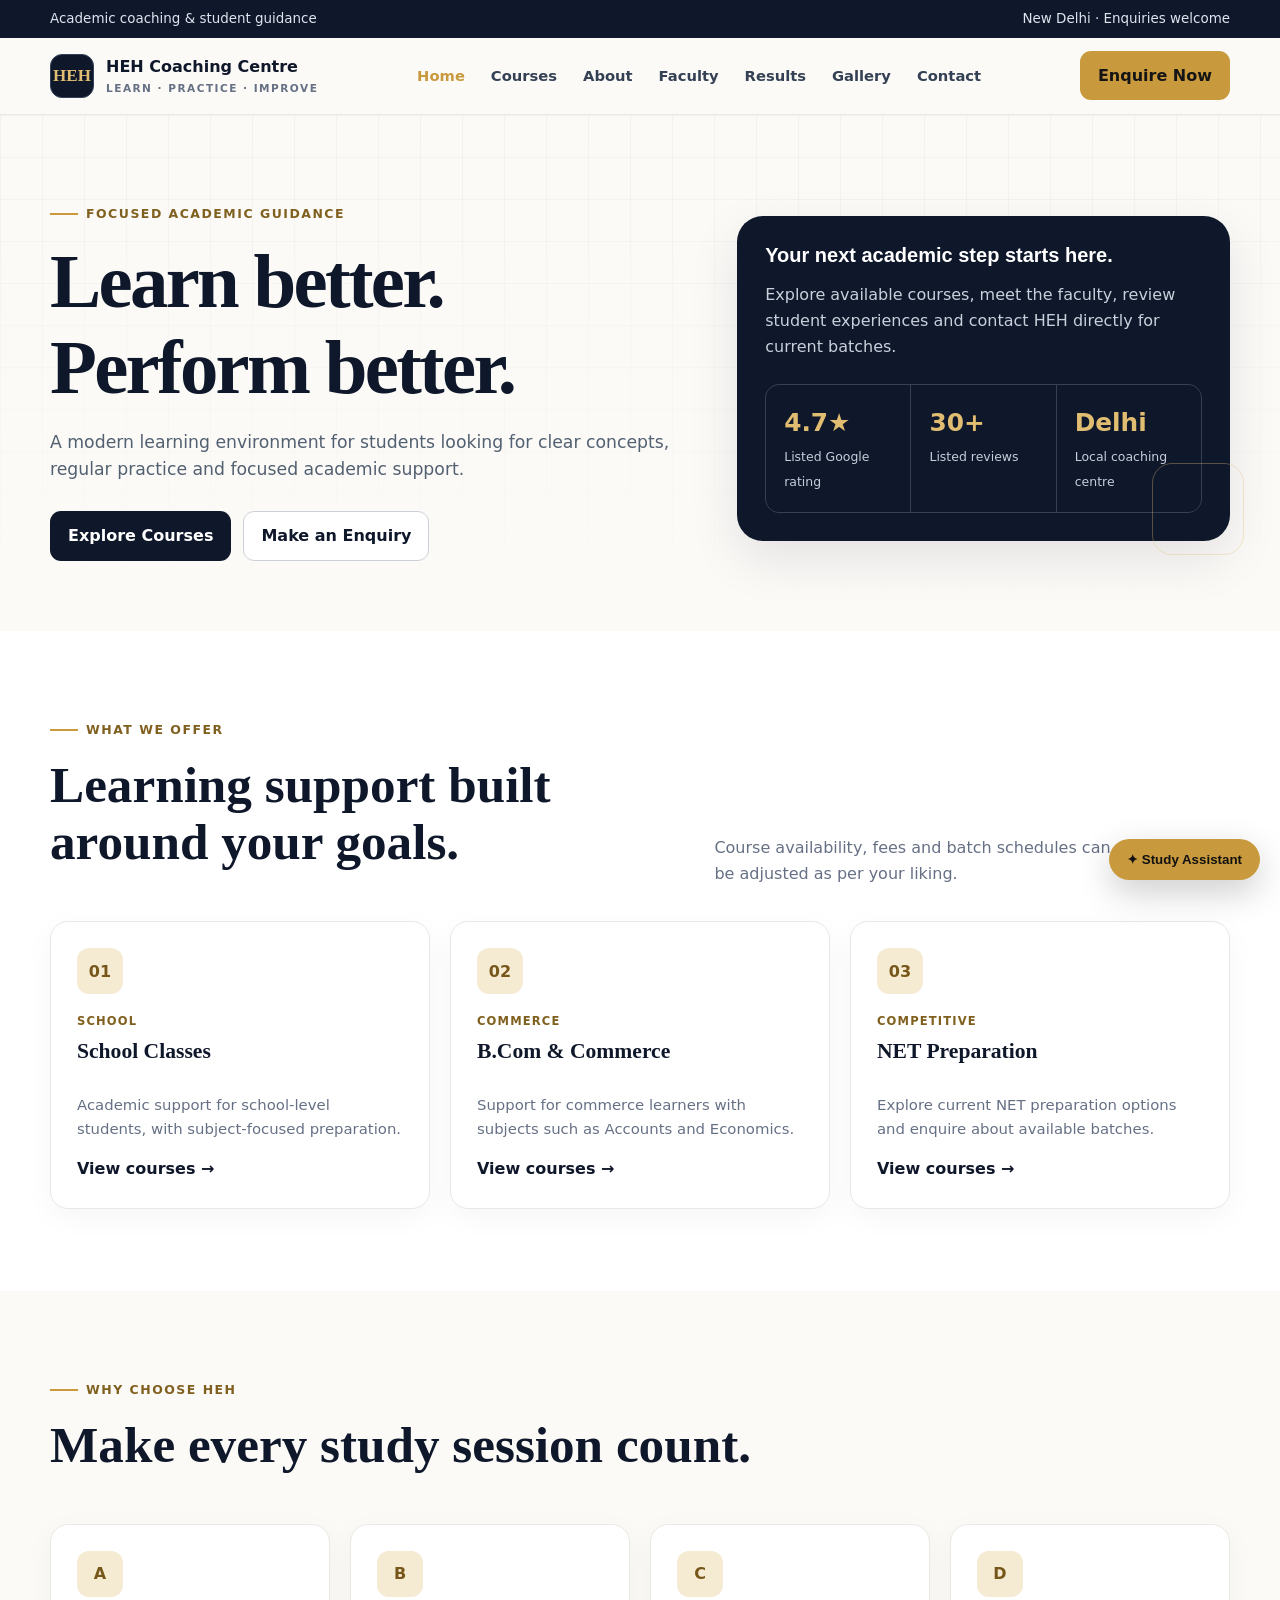
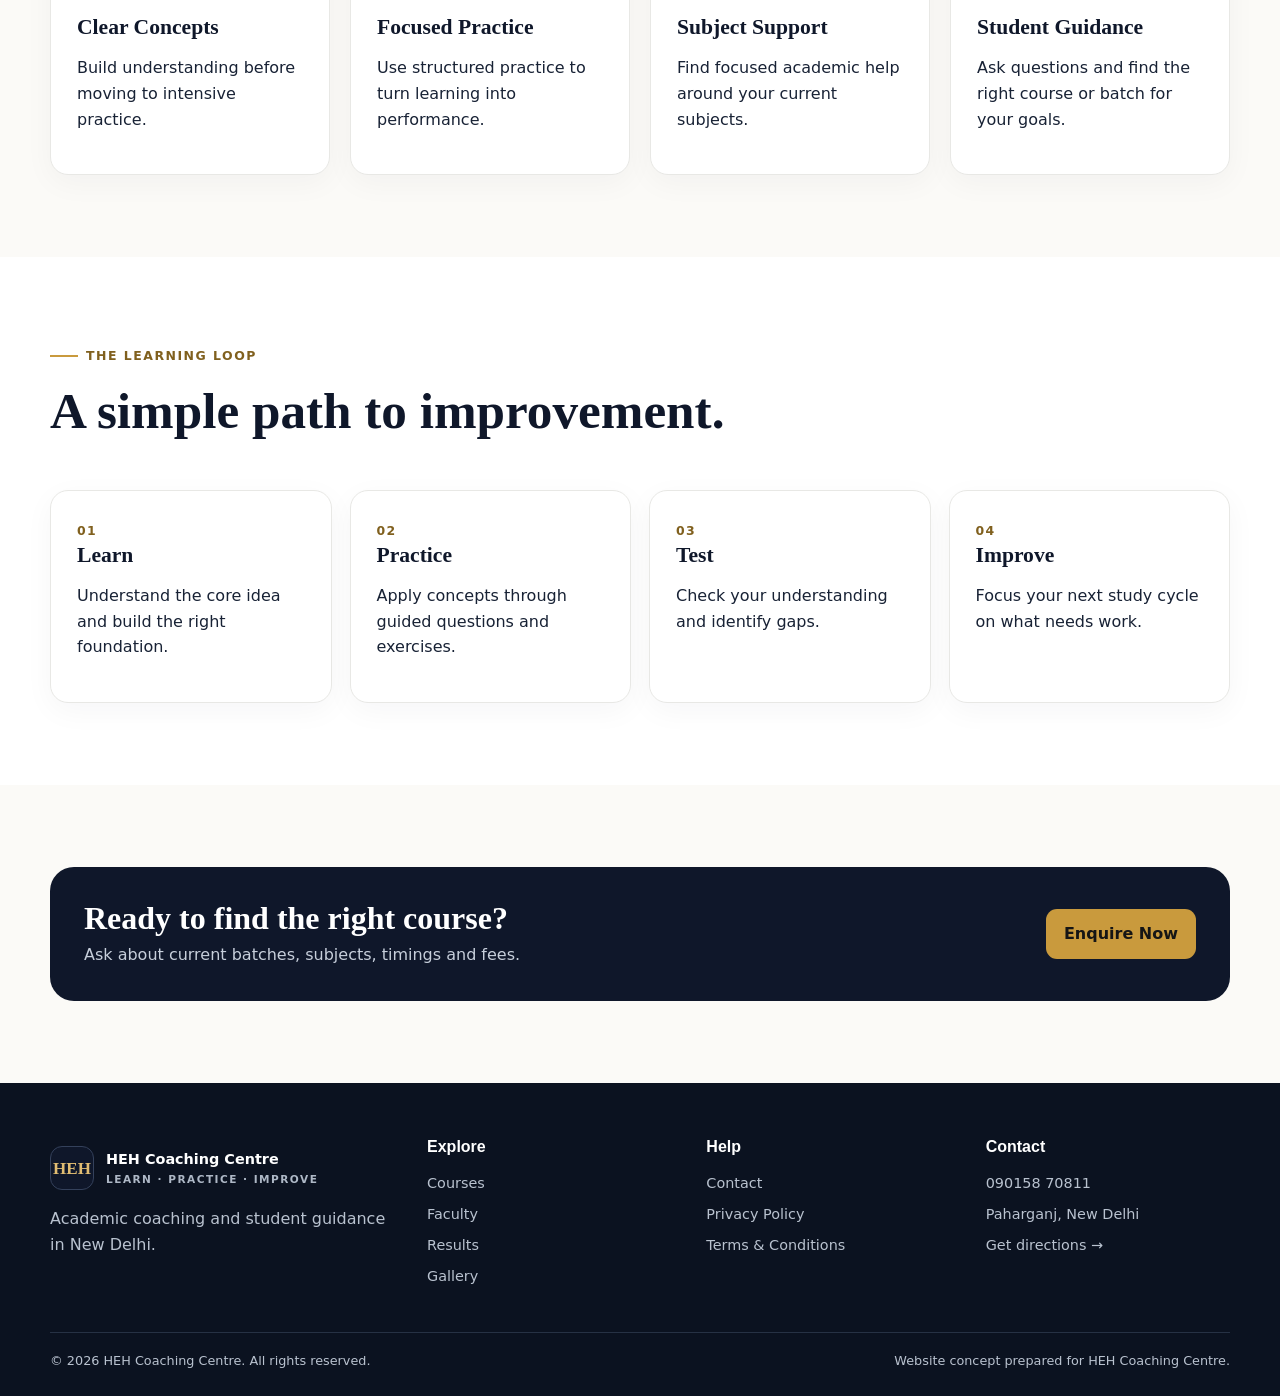
<file: index.html>
<!doctype html>
<html lang="en">

<head>
    <meta charset="utf-8">
    <meta name="viewport" content="width=device-width,initial-scale=1">
    <meta name="description"
        content="HEH Coaching Centre in New Delhi. Explore academic coaching, courses, faculty, student support and admission enquiries.">
    <title>HEH Coaching Centre | Learn Better. Perform Better.</title>
    <link rel="icon" href="assets/favicon.svg" type="image/svg+xml">
    <link rel="stylesheet" href="styles.css">
</head>

<body>
    <div class="topbar">
        <div class="container"><span>Academic coaching & student guidance</span><span>New Delhi · Enquiries
                welcome</span></div>
    </div>
    <header>
        <nav class="nav container"><a class="brand" href="index.html"><span class="logo">HEH</span><span>HEH Coaching
                    Centre<small>Learn · Practice · Improve</small></span></a><button class="menu"
                aria-label="Open menu">☰</button>
            <div class="navlinks"><a class="active" href="index.html">Home</a><a href="courses.html">Courses</a><a
                    href="about.html">About</a><a href="faculty.html">Faculty</a><a href="results.html">Results</a><a
                    href="gallery.html">Gallery</a><a href="contact.html">Contact</a></div>
            <div class="navcta"><a class="btn btn-gold" href="contact.html">Enquire Now</a></div>
        </nav>
    </header>
    <main>
        <section class="hero">
            <div class="container hero-grid">
                <div>
                    <div class="eyebrow">Focused academic guidance</div>
                    <h1>Learn better. Perform better.</h1>
                    <p class="lead">A modern learning environment for students looking for clear concepts, regular
                        practice and focused academic support.</p>
                    <div class="actions"><a class="btn btn-primary" href="courses.html">Explore Courses</a><a
                            class="btn btn-outline" href="contact.html">Make an Enquiry</a></div>
                </div>
                <div class="hero-card">
                    <h3>Your next academic step starts here.</h3>
                    <p>Explore available courses, meet the faculty, review student experiences and contact HEH directly
                        for current batches.</p>
                    <div class="stat-row">
                        <div class="stat"><strong>4.7★</strong><span>Listed Google rating</span></div>
                        <div class="stat"><strong>30+</strong><span>Listed reviews</span></div>
                        <div class="stat"><strong>Delhi</strong><span>Local coaching centre</span></div>
                    </div>
                </div>
            </div>
        </section>
        <section class="section alt">
            <div class="container">
                <div class="section-head">
                    <div>
                        <div class="eyebrow">What we offer</div>
                        <h2>Learning support built around your goals.</h2>
                    </div>
                    <p>Course availability, fees and batch schedules can change. Can be adjusted as per your liking.</p>
                </div>
                <div class="grid grid-3">
                    <a class="card course-card" href="courses.html">
                        <div class="icon">01</div><span class="course-tag">School</span>
                        <h3>School Classes</h3>
                        <p>Academic support for school-level students, with subject-focused preparation.</p><span
                            class="link">View courses →</span>
                    </a>
                    <a class="card course-card" href="courses.html">
                        <div class="icon">02</div><span class="course-tag">Commerce</span>
                        <h3>B.Com & Commerce</h3>
                        <p>Support for commerce learners with subjects such as Accounts and Economics.</p><span
                            class="link">View courses →</span>
                    </a>
                    <a class="card course-card" href="courses.html">
                        <div class="icon">03</div><span class="course-tag">Competitive</span>
                        <h3>NET Preparation</h3>
                        <p>Explore current NET preparation options and enquire about available batches.</p><span
                            class="link">View courses →</span>
                    </a>
                </div>
            </div>
        </section>
        <section class="section">
            <div class="container">
                <div class="section-head">
                    <div>
                        <div class="eyebrow">Why choose HEH</div>
                        <h2>Make every study session count.</h2>
                    </div>
                </div>
                <div class="grid grid-4">
                    <div class="card">
                        <div class="icon">A</div>
                        <h3>Clear Concepts</h3>
                        <p>Build understanding before moving to intensive practice.</p>
                    </div>
                    <div class="card">
                        <div class="icon">B</div>
                        <h3>Focused Practice</h3>
                        <p>Use structured practice to turn learning into performance.</p>
                    </div>
                    <div class="card">
                        <div class="icon">C</div>
                        <h3>Subject Support</h3>
                        <p>Find focused academic help around your current subjects.</p>
                    </div>
                    <div class="card">
                        <div class="icon">D</div>
                        <h3>Student Guidance</h3>
                        <p>Ask questions and find the right course or batch for your goals.</p>
                    </div>
                </div>
            </div>
        </section>
        <section class="section alt">
            <div class="container">
                <div class="section-head">
                    <div>
                        <div class="eyebrow">The learning loop</div>
                        <h2>A simple path to improvement.</h2>
                    </div>
                </div>
                <div class="steps">
                    <div class="card step"><span class="stepnum">01</span>
                        <h3>Learn</h3>
                        <p>Understand the core idea and build the right foundation.</p>
                    </div>
                    <div class="card step"><span class="stepnum">02</span>
                        <h3>Practice</h3>
                        <p>Apply concepts through guided questions and exercises.</p>
                    </div>
                    <div class="card step"><span class="stepnum">03</span>
                        <h3>Test</h3>
                        <p>Check your understanding and identify gaps.</p>
                    </div>
                    <div class="card step"><span class="stepnum">04</span>
                        <h3>Improve</h3>
                        <p>Focus your next study cycle on what needs work.</p>
                    </div>
                </div>
            </div>
        </section>
        <section class="section">
            <div class="container">
                <div class="band">
                    <div>
                        <h2>Ready to find the right course?</h2>
                        <p>Ask about current batches, subjects, timings and fees.</p>
                    </div><a class="btn btn-gold" href="contact.html">Enquire Now</a>
                </div>
            </div>
        </section>
    </main>
    <footer>
        <div class="container footer-grid">
            <div><a class="brand" style="color:white" href="index.html" aria-label="HEH Coaching Centre home"><span
                        class="logo">HEH</span><span>HEH Coaching Centre<small style="color:#aeb8c6">Learn · Practice ·
                            Improve</small></span></a>
                <p>Academic coaching and student guidance in New Delhi.</p>
            </div>
            <div>
                <h3>Explore</h3><a href="courses.html">Courses</a><a href="faculty.html">Faculty</a><a
                    href="results.html">Results</a><a href="gallery.html">Gallery</a>
            </div>
            <div>
                <h3>Help</h3><a href="contact.html">Contact</a><a href="privacy.html">Privacy Policy</a><a
                    href="terms.html">Terms & Conditions</a>
            </div>
            <div>
                <h3>Contact</h3><a href="tel:+919015870811">090158 70811</a><a href="contact.html">Paharganj, New
                    Delhi</a><a href="contact.html">Get directions →</a>
            </div>
        </div>
        <div class="container footer-bottom"><span>© 2026 HEH Coaching Centre. All rights reserved.</span><span>Website
                concept prepared for HEH Coaching Centre.</span></div>
    </footer>
    <div class="ai-fab">
        <div id="aiPanel" class="ai-panel">
            <div class="ai-head"><strong>HEH Study Assistant</strong><button id="aiClose" class="ai-close">×</button>
            </div>
            <div class="ai-body">
                <div id="aiMessages" class="ai-messages">
                    <div class="msg bot">Hi. I can help you find the right course or prepare an enquiry. What are you
                        studying?</div>
                </div>
                <div class="ai-quick"><button data-q="School classes">School</button><button
                        data-q="B.Com">B.Com</button><button data-q="NET">NET</button><button
                        data-q="Fees">Fees</button></div>
                <div class="ai-input"><input id="aiInput" placeholder="Ask about a course..."><button
                        id="aiSend">Send</button></div>
            </div>
        </div><button id="aiButton" class="ai-button">✦ Study Assistant</button>
    </div>
    <script src="script.js"></script>
</body>

</html>
</file>
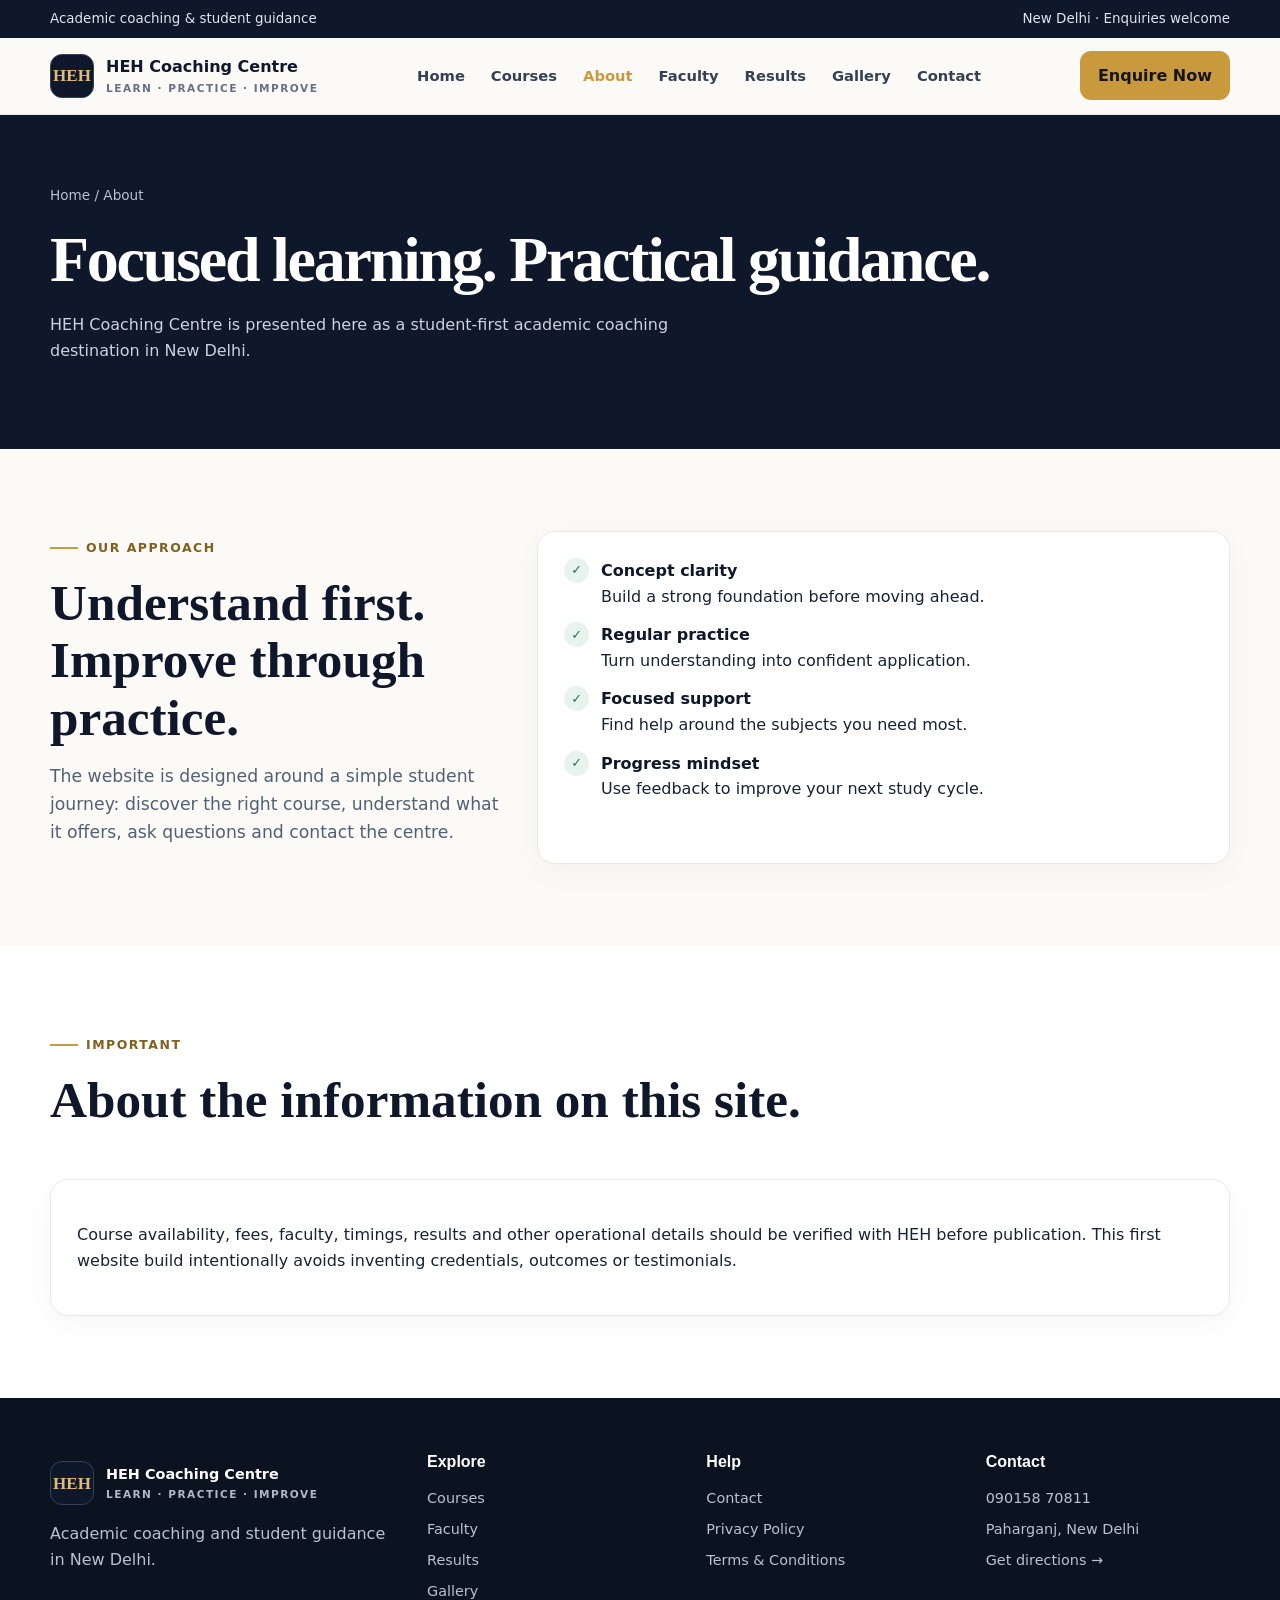
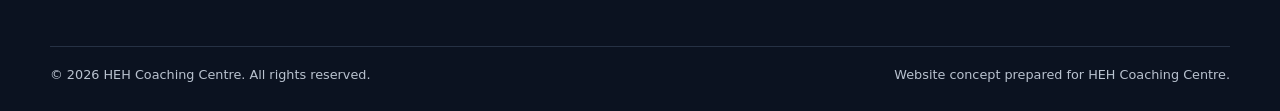
<file: about.html>
<!doctype html>
<html lang="en">

<head>
    <meta charset="utf-8">
    <meta name="viewport" content="width=device-width,initial-scale=1">
    <meta name="description"
        content="Learn about the academic approach and student-focused learning philosophy of HEH Coaching Centre.">
    <title>About HEH Coaching Centre</title>
    <link rel="icon" href="assets/favicon.svg" type="image/svg+xml">
    <link rel="stylesheet" href="styles.css">
</head>

<body>
    <div class="topbar">
        <div class="container"><span>Academic coaching & student guidance</span><span>New Delhi · Enquiries
                welcome</span></div>
    </div>
    <header>
        <nav class="nav container"><a class="brand" href="index.html"><span class="logo">HEH</span><span>HEH Coaching
                    Centre<small>Learn · Practice · Improve</small></span></a><button class="menu"
                aria-label="Open menu">☰</button>
            <div class="navlinks"><a class="" href="index.html">Home</a><a class="" href="courses.html">Courses</a><a
                    class="active" href="about.html">About</a><a class="" href="faculty.html">Faculty</a><a class=""
                    href="results.html">Results</a><a class="" href="gallery.html">Gallery</a><a class=""
                    href="contact.html">Contact</a></div>
            <div class="navcta"><a class="btn btn-gold" href="contact.html">Enquire Now</a></div>
        </nav>
    </header>

    <section class="page-hero">
        <div class="container">
            <div class="breadcrumb">Home / About</div>
            <h1>Focused learning. Practical guidance.</h1>
            <p>HEH Coaching Centre is presented here as a student-first academic coaching destination in New Delhi.</p>
        </div>
    </section>
    <section class="section">
        <div class="container contact-grid">
            <div>
                <div class="eyebrow">Our approach</div>
                <h2>Understand first. Improve through practice.</h2>
                <p class="lead">The website is designed around a simple student journey: discover the right course,
                    understand what it offers, ask questions and contact the centre.</p>
            </div>
            <div class="card">
                <div class="checklist">
                    <div class="check"><i>✓</i><span><b>Concept clarity</b><br>Build a strong foundation before moving
                            ahead.</span></div>
                    <div class="check"><i>✓</i><span><b>Regular practice</b><br>Turn understanding into confident
                            application.</span></div>
                    <div class="check"><i>✓</i><span><b>Focused support</b><br>Find help around the subjects you need
                            most.</span></div>
                    <div class="check"><i>✓</i><span><b>Progress mindset</b><br>Use feedback to improve your next study
                            cycle.</span></div>
                </div>
            </div>
        </div>
    </section>
    <section class="section alt">
        <div class="container">
            <div class="section-head">
                <div>
                    <div class="eyebrow">Important</div>
                    <h2>About the information on this site.</h2>
                </div>
            </div>
            <div class="card">
                <p>Course availability, fees, faculty, timings, results and other operational details should be verified
                    with HEH before publication. This first website build intentionally avoids inventing credentials,
                    outcomes or testimonials.</p>
            </div>
        </div>
    </section>

    <footer>
        <div class="container footer-grid">
            <div><a class="brand" style="color:white" href="index.html" aria-label="HEH Coaching Centre home"><span
                        class="logo">HEH</span><span>HEH Coaching Centre<small style="color:#aeb8c6">Learn · Practice ·
                            Improve</small></span></a>
                <p>Academic coaching and student guidance in New Delhi.</p>
            </div>
            <div>
                <h3>Explore</h3><a href="courses.html">Courses</a><a href="faculty.html">Faculty</a><a
                    href="results.html">Results</a><a href="gallery.html">Gallery</a>
            </div>
            <div>
                <h3>Help</h3><a href="contact.html">Contact</a><a href="privacy.html">Privacy Policy</a><a
                    href="terms.html">Terms & Conditions</a>
            </div>
            <div>
                <h3>Contact</h3><a href="tel:+919015870811">090158 70811</a><a href="contact.html">Paharganj, New
                    Delhi</a><a href="contact.html">Get directions →</a>
            </div>
        </div>
        <div class="container footer-bottom"><span>© 2026 HEH Coaching Centre. All rights reserved.</span><span>Website
                concept prepared for HEH Coaching Centre.</span></div>
    </footer>
    <script src="script.js"></script>
</body>

</html>
</file>
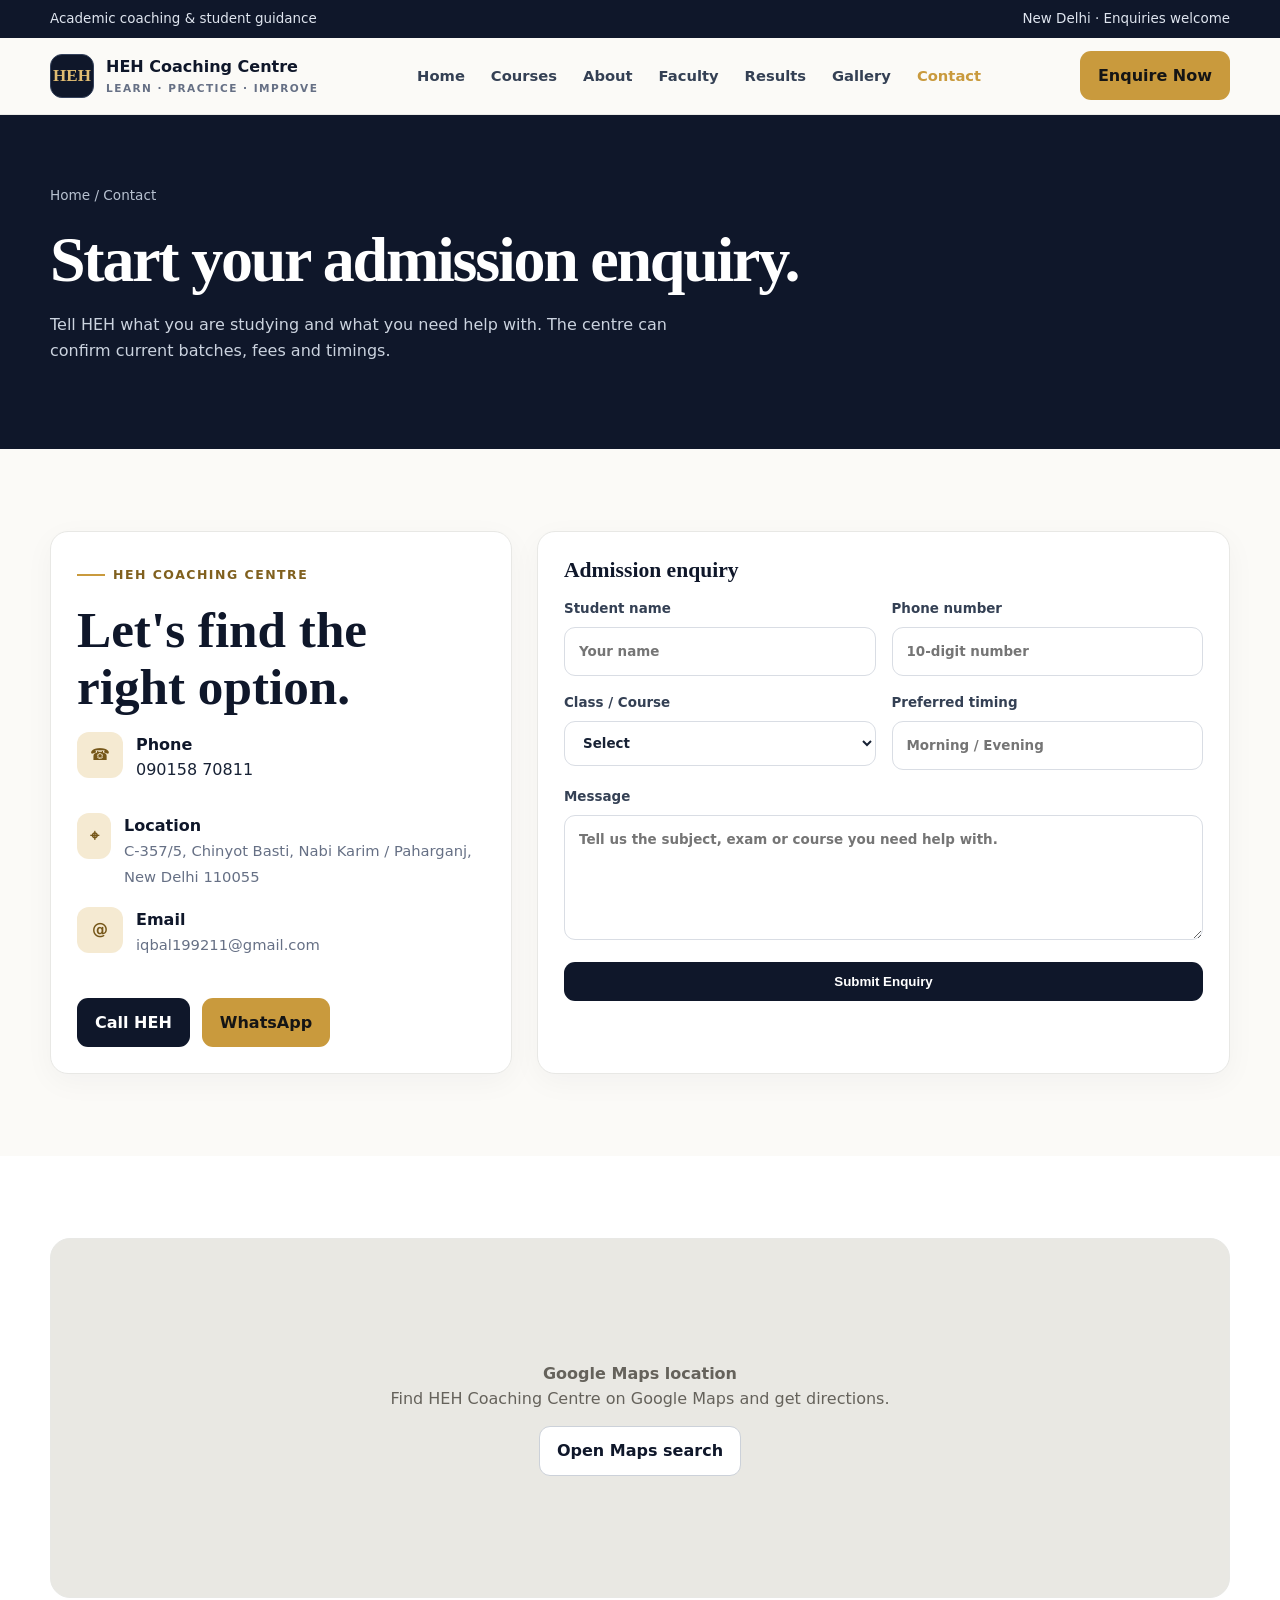
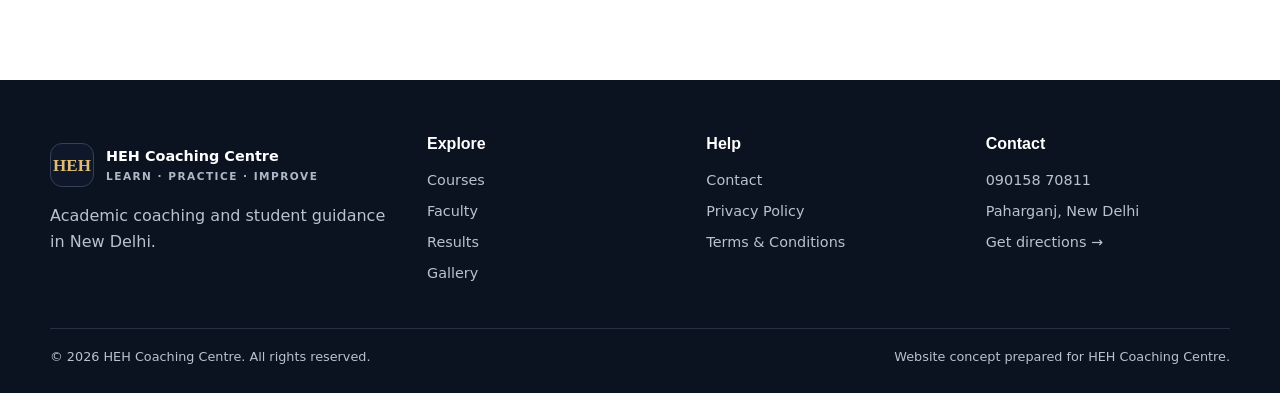
<file: contact.html>
<!doctype html><html lang="en"><head><meta charset="utf-8"><meta name="viewport" content="width=device-width,initial-scale=1"><meta name="description" content="Contact HEH Coaching Centre in New Delhi for course, batch, fee and admission enquiries."><title>Contact & Admission | HEH Coaching Centre</title><link rel="icon" href="assets/favicon.svg" type="image/svg+xml"><link rel="stylesheet" href="styles.css"></head><body>
<div class="topbar"><div class="container"><span>Academic coaching & student guidance</span><span>New Delhi · Enquiries welcome</span></div></div>
<header><nav class="nav container"><a class="brand" href="index.html"><span class="logo">HEH</span><span>HEH Coaching Centre<small>Learn · Practice · Improve</small></span></a><button class="menu" aria-label="Open menu">☰</button><div class="navlinks"><a class="" href="index.html">Home</a><a class="" href="courses.html">Courses</a><a class="" href="about.html">About</a><a class="" href="faculty.html">Faculty</a><a class="" href="results.html">Results</a><a class="" href="gallery.html">Gallery</a><a class="active" href="contact.html">Contact</a></div><div class="navcta"><a class="btn btn-gold" href="contact.html">Enquire Now</a></div></nav></header>

<section class="page-hero"><div class="container"><div class="breadcrumb">Home / Contact</div><h1>Start your admission enquiry.</h1><p>Tell HEH what you are studying and what you need help with. The centre can confirm current batches, fees and timings.</p></div></section>
<section class="section"><div class="container contact-grid"><div class="card"><div class="eyebrow">HEH Coaching Centre</div><h2>Let's find the right option.</h2><div class="info-list"><div class="info"><div class="icon">☎</div><div><strong>Phone</strong><a href="tel:+919015870811">090158 70811</a></div></div><div class="info"><div class="icon">⌖</div><div><strong>Location</strong><span>C-357/5, Chinyot Basti, Nabi Karim / Paharganj, New Delhi 110055</span></div></div><div class="info"><div class="icon">@</div><div><strong>Email</strong><span><a href="mailto:iqbal199211@gmail.com">iqbal199211@gmail.com</a></span></div></div></div><div class="actions"><a class="btn btn-primary" href="tel:+919015870811">Call HEH</a><a class="btn btn-gold" target="_blank" rel="noopener" href="https://wa.me/919015870811?text=Hello%20HEH%20Coaching%20Centre%2C%20I%20would%20like%20to%20enquire%20about%20admission.">WhatsApp</a></div></div>
<div class="card"><h3>Admission enquiry</h3><form id="enquiryForm" class="form"><div class="form-grid"><label>Student name<input required name="student" placeholder="Your name"></label><label>Phone number<input required name="phone" placeholder="10-digit number"></label></div><div class="form-grid"><label>Class / Course<select name="course"><option>Select</option><option>School Classes</option><option>B.Com</option><option>Accounts</option><option>Economics</option><option>NET</option><option>Other</option></select></label><label>Preferred timing<input name="timing" placeholder="Morning / Evening"></label></div><label>Message<textarea name="message" placeholder="Tell us the subject, exam or course you need help with."></textarea></label><button class="btn btn-primary" type="submit">Submit Enquiry</button><div class="notice"></div></form></div></div></section>
<section class="section alt"><div class="container"><div class="map"><div><strong>Google Maps location</strong><br><span>Find HEH Coaching Centre on Google Maps and get directions.</span><br><a class="btn btn-outline" style="margin-top:14px" target="_blank" rel="noopener" href="https://www.google.com/maps/search/?api=1&query=HEH%20Coaching%20Centre%20Paharganj%20Delhi">Open Maps search</a></div></div></div></section>

<footer><div class="container footer-grid"><div><a class="brand" style="color:white" href="index.html" aria-label="HEH Coaching Centre home"><span class="logo">HEH</span><span>HEH Coaching Centre<small style="color:#aeb8c6">Learn · Practice · Improve</small></span></a><p>Academic coaching and student guidance in New Delhi.</p></div><div><h3>Explore</h3><a href="courses.html">Courses</a><a href="faculty.html">Faculty</a><a href="results.html">Results</a><a href="gallery.html">Gallery</a></div><div><h3>Help</h3><a href="contact.html">Contact</a><a href="privacy.html">Privacy Policy</a><a href="terms.html">Terms & Conditions</a></div><div><h3>Contact</h3><a href="tel:+919015870811">090158 70811</a><a href="contact.html">Paharganj, New Delhi</a><a href="contact.html">Get directions →</a></div></div><div class="container footer-bottom"><span>© 2026 HEH Coaching Centre. All rights reserved.</span><span>Website concept prepared for HEH Coaching Centre.</span></div></footer><script src="script.js"></script></body></html>
</file>
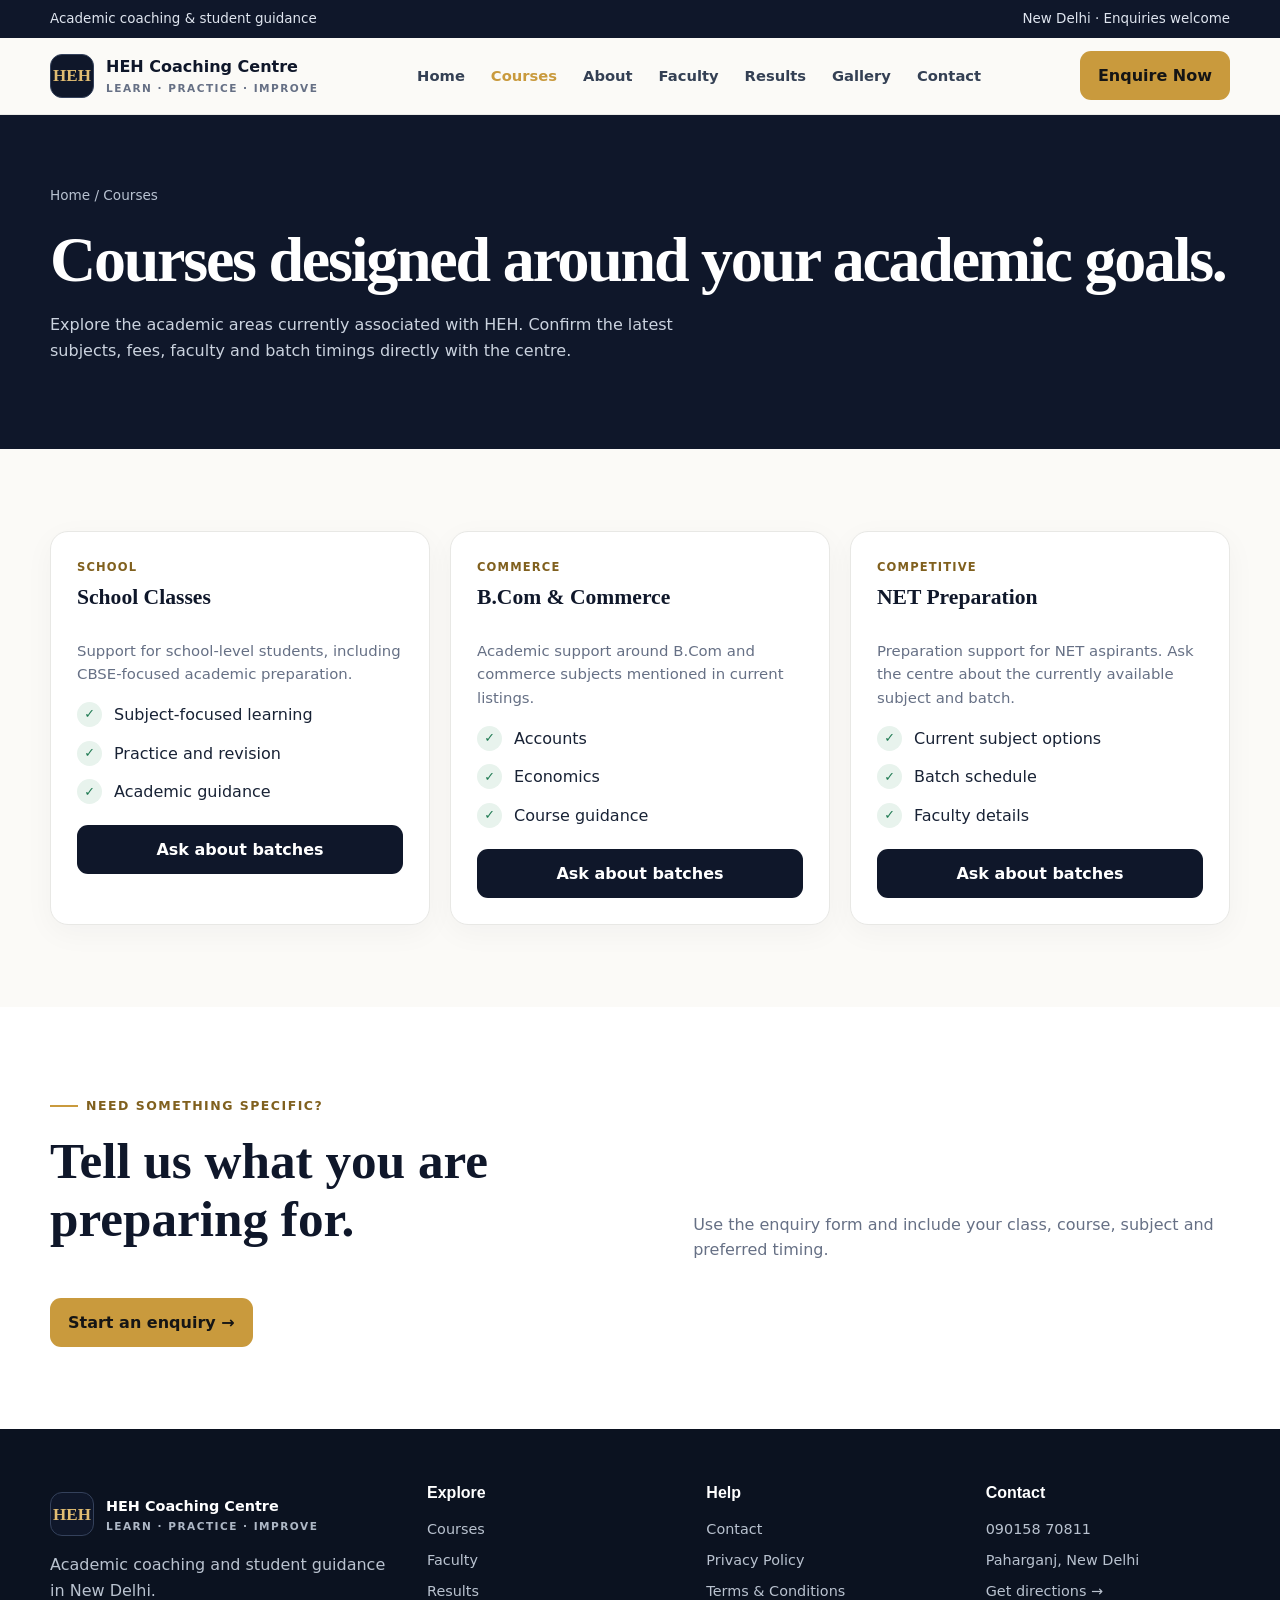
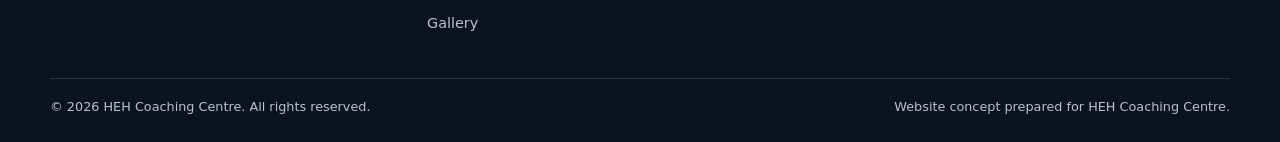
<file: courses.html>
<!doctype html><html lang="en"><head><meta charset="utf-8"><meta name="viewport" content="width=device-width,initial-scale=1"><meta name="description" content="Explore school, commerce, B.Com, Accounts, Economics and NET coaching options at HEH Coaching Centre."><title>Courses | HEH Coaching Centre</title><link rel="icon" href="assets/favicon.svg" type="image/svg+xml"><link rel="stylesheet" href="styles.css"></head><body>
<div class="topbar"><div class="container"><span>Academic coaching & student guidance</span><span>New Delhi · Enquiries welcome</span></div></div>
<header><nav class="nav container"><a class="brand" href="index.html"><span class="logo">HEH</span><span>HEH Coaching Centre<small>Learn · Practice · Improve</small></span></a><button class="menu" aria-label="Open menu">☰</button><div class="navlinks"><a class="" href="index.html">Home</a><a class="active" href="courses.html">Courses</a><a class="" href="about.html">About</a><a class="" href="faculty.html">Faculty</a><a class="" href="results.html">Results</a><a class="" href="gallery.html">Gallery</a><a class="" href="contact.html">Contact</a></div><div class="navcta"><a class="btn btn-gold" href="contact.html">Enquire Now</a></div></nav></header>

<section class="page-hero"><div class="container"><div class="breadcrumb">Home / Courses</div><h1>Courses designed around your academic goals.</h1><p>Explore the academic areas currently associated with HEH. Confirm the latest subjects, fees, faculty and batch timings directly with the centre.</p></div></section>
<section class="section"><div class="container"><div class="grid grid-3">
<div class="card course-card"><span class="course-tag">School</span><h3>School Classes</h3><p>Support for school-level students, including CBSE-focused academic preparation.</p><div class="checklist"><div class="check"><i>✓</i><span>Subject-focused learning</span></div><div class="check"><i>✓</i><span>Practice and revision</span></div><div class="check"><i>✓</i><span>Academic guidance</span></div></div><a class="btn btn-primary" style="margin-top:20px" href="contact.html">Ask about batches</a></div>
<div class="card course-card"><span class="course-tag">Commerce</span><h3>B.Com & Commerce</h3><p>Academic support around B.Com and commerce subjects mentioned in current listings.</p><div class="checklist"><div class="check"><i>✓</i><span>Accounts</span></div><div class="check"><i>✓</i><span>Economics</span></div><div class="check"><i>✓</i><span>Course guidance</span></div></div><a class="btn btn-primary" style="margin-top:20px" href="contact.html">Ask about batches</a></div>
<div class="card course-card"><span class="course-tag">Competitive</span><h3>NET Preparation</h3><p>Preparation support for NET aspirants. Ask the centre about the currently available subject and batch.</p><div class="checklist"><div class="check"><i>✓</i><span>Current subject options</span></div><div class="check"><i>✓</i><span>Batch schedule</span></div><div class="check"><i>✓</i><span>Faculty details</span></div></div><a class="btn btn-primary" style="margin-top:20px" href="contact.html">Ask about batches</a></div>
</div></div></section>
<section class="section alt"><div class="container"><div class="section-head"><div><div class="eyebrow">Need something specific?</div><h2>Tell us what you are preparing for.</h2></div><p>Use the enquiry form and include your class, course, subject and preferred timing.</p></div><a class="btn btn-gold" href="contact.html">Start an enquiry →</a></div></section>

<footer><div class="container footer-grid"><div><a class="brand" style="color:white" href="index.html" aria-label="HEH Coaching Centre home"><span class="logo">HEH</span><span>HEH Coaching Centre<small style="color:#aeb8c6">Learn · Practice · Improve</small></span></a><p>Academic coaching and student guidance in New Delhi.</p></div><div><h3>Explore</h3><a href="courses.html">Courses</a><a href="faculty.html">Faculty</a><a href="results.html">Results</a><a href="gallery.html">Gallery</a></div><div><h3>Help</h3><a href="contact.html">Contact</a><a href="privacy.html">Privacy Policy</a><a href="terms.html">Terms & Conditions</a></div><div><h3>Contact</h3><a href="tel:+919015870811">090158 70811</a><a href="contact.html">Paharganj, New Delhi</a><a href="contact.html">Get directions →</a></div></div><div class="container footer-bottom"><span>© 2026 HEH Coaching Centre. All rights reserved.</span><span>Website concept prepared for HEH Coaching Centre.</span></div></footer><script src="script.js"></script></body></html>
</file>
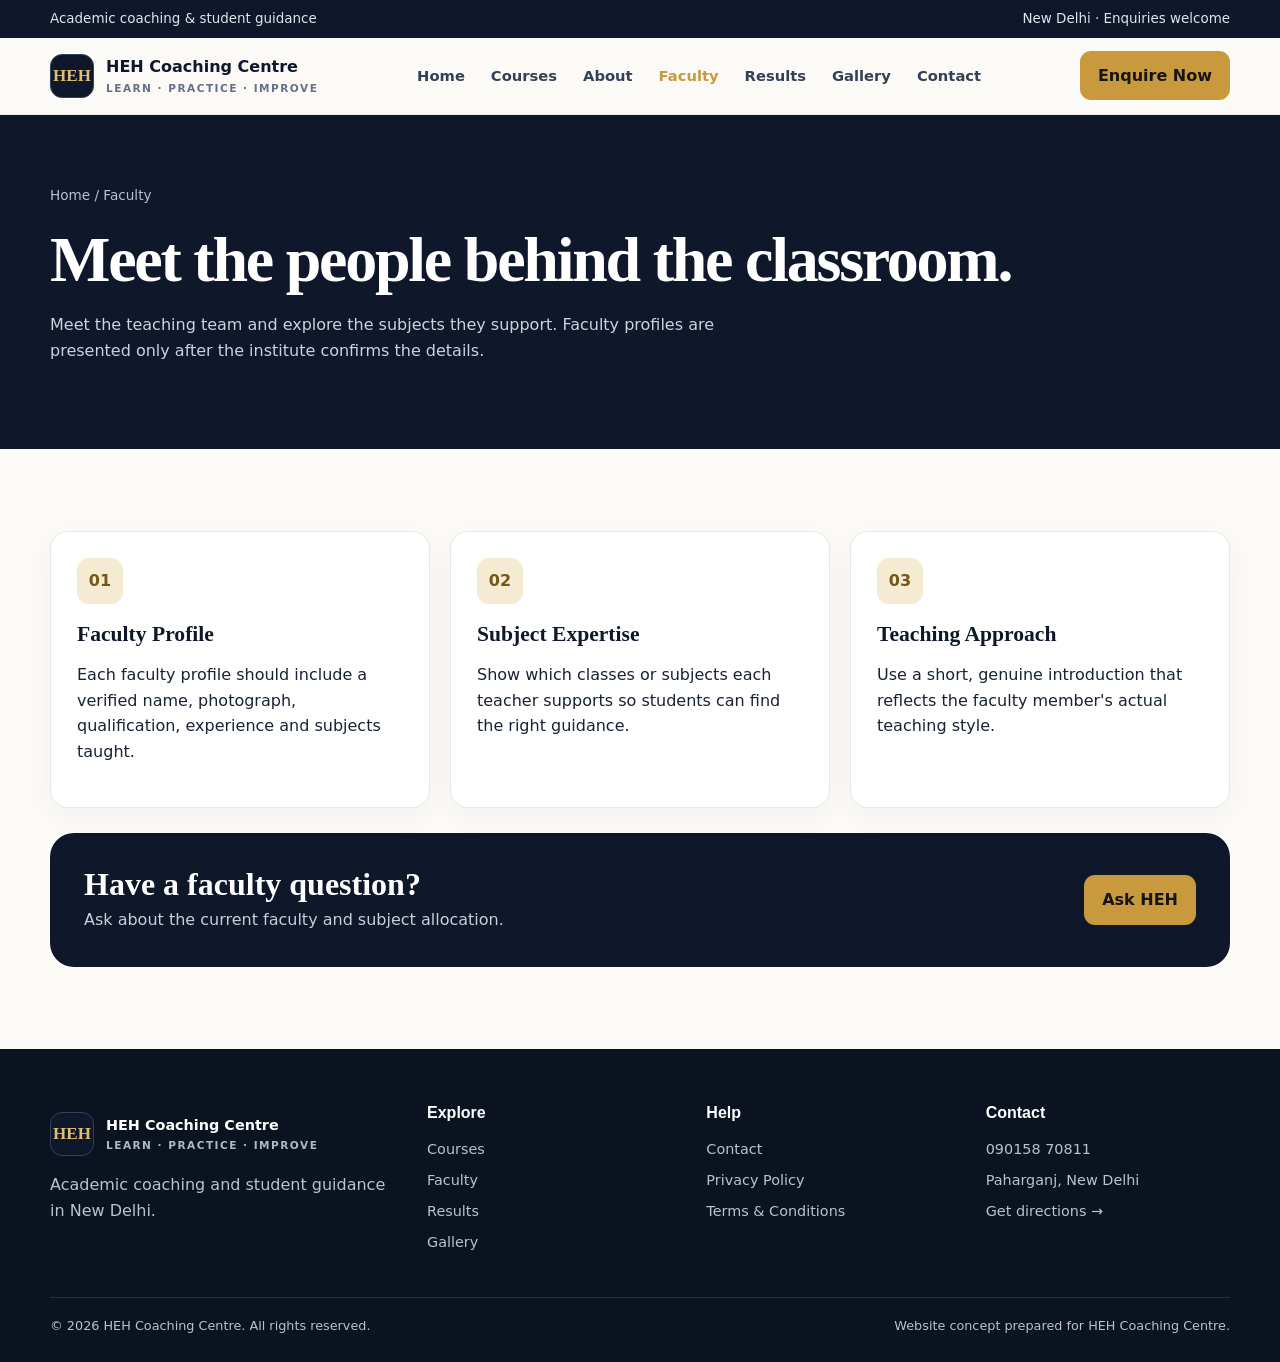
<file: faculty.html>
<!doctype html><html lang="en"><head><meta charset="utf-8"><meta name="viewport" content="width=device-width,initial-scale=1"><meta name="description" content="Meet the faculty and explore subject expertise at HEH Coaching Centre."><title>Faculty | HEH Coaching Centre</title><link rel="icon" href="assets/favicon.svg" type="image/svg+xml"><link rel="stylesheet" href="styles.css"></head><body>
<div class="topbar"><div class="container"><span>Academic coaching & student guidance</span><span>New Delhi · Enquiries welcome</span></div></div>
<header><nav class="nav container"><a class="brand" href="index.html"><span class="logo">HEH</span><span>HEH Coaching Centre<small>Learn · Practice · Improve</small></span></a><button class="menu" aria-label="Open menu">☰</button><div class="navlinks"><a class="" href="index.html">Home</a><a class="" href="courses.html">Courses</a><a class="" href="about.html">About</a><a class="active" href="faculty.html">Faculty</a><a class="" href="results.html">Results</a><a class="" href="gallery.html">Gallery</a><a class="" href="contact.html">Contact</a></div><div class="navcta"><a class="btn btn-gold" href="contact.html">Enquire Now</a></div></nav></header>

<section class="page-hero"><div class="container"><div class="breadcrumb">Home / Faculty</div><h1>Meet the people behind the classroom.</h1><p>Meet the teaching team and explore the subjects they support. Faculty profiles are presented only after the institute confirms the details.</p></div></section>
<section class="section"><div class="container"><div class="grid grid-3">
<div class="card"><div class="icon">01</div><h3>Faculty Profile</h3><p>Each faculty profile should include a verified name, photograph, qualification, experience and subjects taught.</p></div>
<div class="card"><div class="icon">02</div><h3>Subject Expertise</h3><p>Show which classes or subjects each teacher supports so students can find the right guidance.</p></div>
<div class="card"><div class="icon">03</div><h3>Teaching Approach</h3><p>Use a short, genuine introduction that reflects the faculty member's actual teaching style.</p></div>
</div><div class="band" style="margin-top:25px"><div><h2>Have a faculty question?</h2><p>Ask about the current faculty and subject allocation.</p></div><a class="btn btn-gold" href="contact.html">Ask HEH</a></div></div></section>

<footer><div class="container footer-grid"><div><a class="brand" style="color:white" href="index.html" aria-label="HEH Coaching Centre home"><span class="logo">HEH</span><span>HEH Coaching Centre<small style="color:#aeb8c6">Learn · Practice · Improve</small></span></a><p>Academic coaching and student guidance in New Delhi.</p></div><div><h3>Explore</h3><a href="courses.html">Courses</a><a href="faculty.html">Faculty</a><a href="results.html">Results</a><a href="gallery.html">Gallery</a></div><div><h3>Help</h3><a href="contact.html">Contact</a><a href="privacy.html">Privacy Policy</a><a href="terms.html">Terms & Conditions</a></div><div><h3>Contact</h3><a href="tel:+919015870811">090158 70811</a><a href="contact.html">Paharganj, New Delhi</a><a href="contact.html">Get directions →</a></div></div><div class="container footer-bottom"><span>© 2026 HEH Coaching Centre. All rights reserved.</span><span>Website concept prepared for HEH Coaching Centre.</span></div></footer><script src="script.js"></script></body></html>
</file>
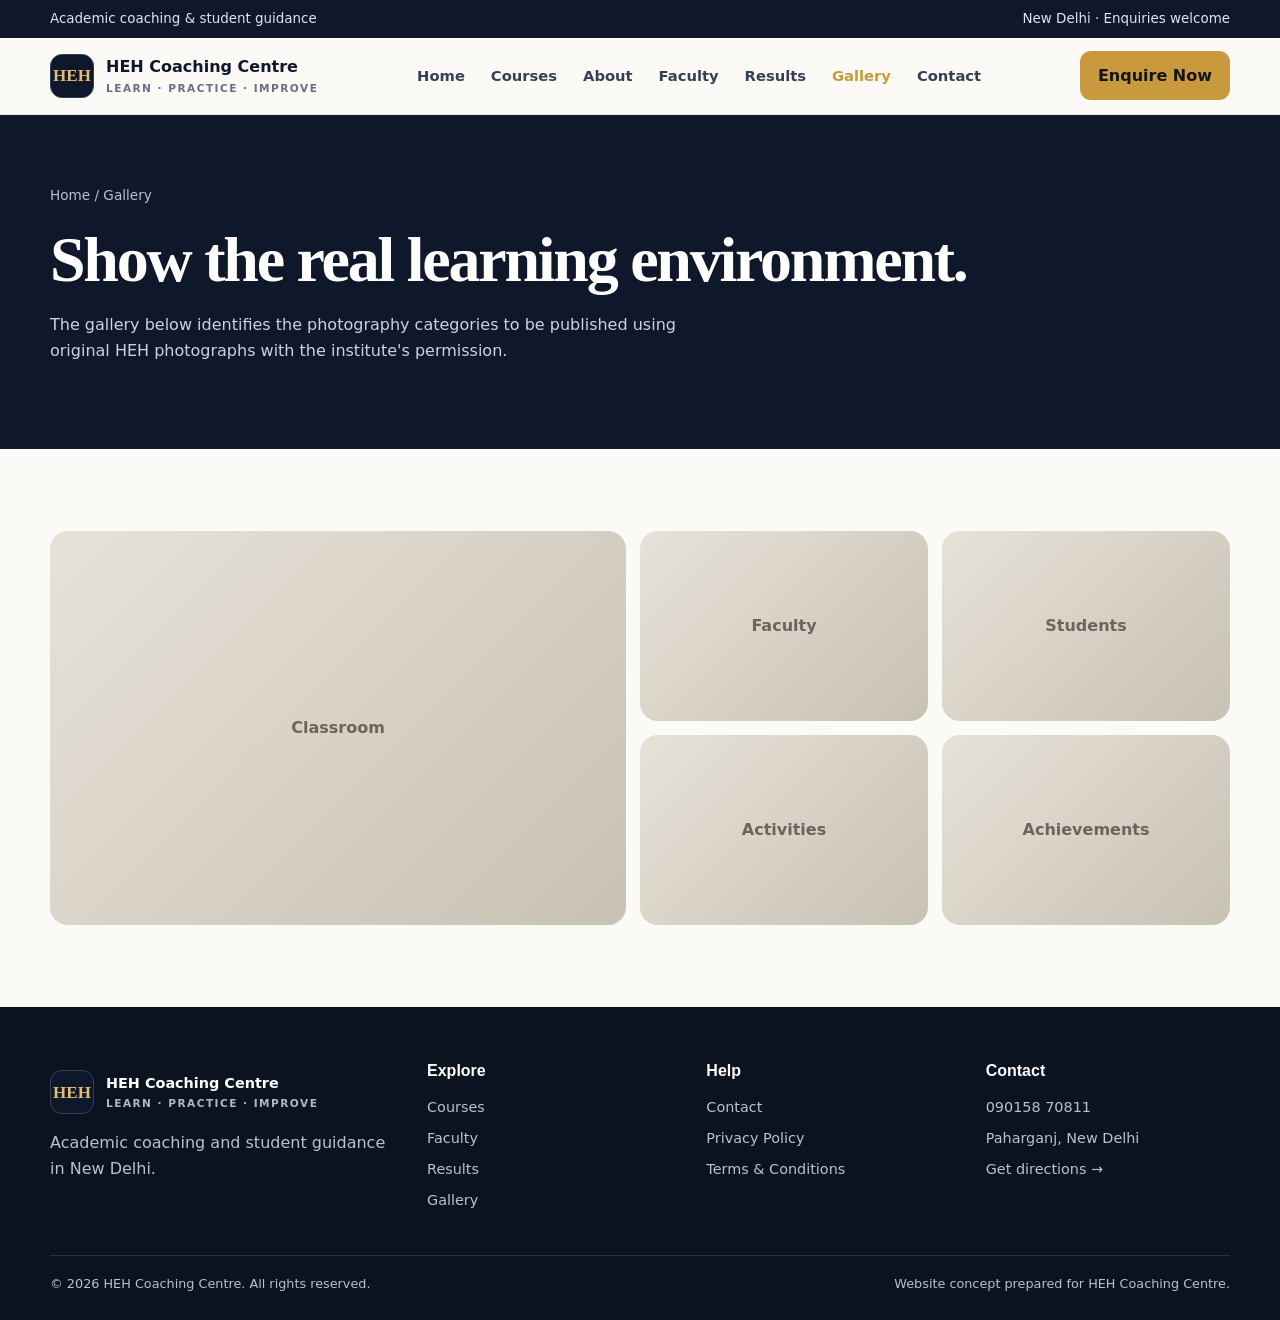
<file: gallery.html>
<!doctype html><html lang="en"><head><meta charset="utf-8"><meta name="viewport" content="width=device-width,initial-scale=1"><meta name="description" content="View the HEH Coaching Centre learning environment, faculty, students and achievements."><title>Gallery | HEH Coaching Centre</title><link rel="icon" href="assets/favicon.svg" type="image/svg+xml"><link rel="stylesheet" href="styles.css"></head><body>
<div class="topbar"><div class="container"><span>Academic coaching & student guidance</span><span>New Delhi · Enquiries welcome</span></div></div>
<header><nav class="nav container"><a class="brand" href="index.html"><span class="logo">HEH</span><span>HEH Coaching Centre<small>Learn · Practice · Improve</small></span></a><button class="menu" aria-label="Open menu">☰</button><div class="navlinks"><a class="" href="index.html">Home</a><a class="" href="courses.html">Courses</a><a class="" href="about.html">About</a><a class="" href="faculty.html">Faculty</a><a class="" href="results.html">Results</a><a class="active" href="gallery.html">Gallery</a><a class="" href="contact.html">Contact</a></div><div class="navcta"><a class="btn btn-gold" href="contact.html">Enquire Now</a></div></nav></header>

<section class="page-hero"><div class="container"><div class="breadcrumb">Home / Gallery</div><h1>Show the real learning environment.</h1><p>The gallery below identifies the photography categories to be published using original HEH photographs with the institute's permission.</p></div></section>
<section class="section"><div class="container"><div class="gallery">
<div class="photo large">Classroom</div><div class="photo">Faculty</div><div class="photo">Students</div><div class="photo">Activities</div><div class="photo">Achievements</div>
</div></div></section>

<footer><div class="container footer-grid"><div><a class="brand" style="color:white" href="index.html" aria-label="HEH Coaching Centre home"><span class="logo">HEH</span><span>HEH Coaching Centre<small style="color:#aeb8c6">Learn · Practice · Improve</small></span></a><p>Academic coaching and student guidance in New Delhi.</p></div><div><h3>Explore</h3><a href="courses.html">Courses</a><a href="faculty.html">Faculty</a><a href="results.html">Results</a><a href="gallery.html">Gallery</a></div><div><h3>Help</h3><a href="contact.html">Contact</a><a href="privacy.html">Privacy Policy</a><a href="terms.html">Terms & Conditions</a></div><div><h3>Contact</h3><a href="tel:+919015870811">090158 70811</a><a href="contact.html">Paharganj, New Delhi</a><a href="contact.html">Get directions →</a></div></div><div class="container footer-bottom"><span>© 2026 HEH Coaching Centre. All rights reserved.</span><span>Website concept prepared for HEH Coaching Centre.</span></div></footer><script src="script.js"></script></body></html>
</file>
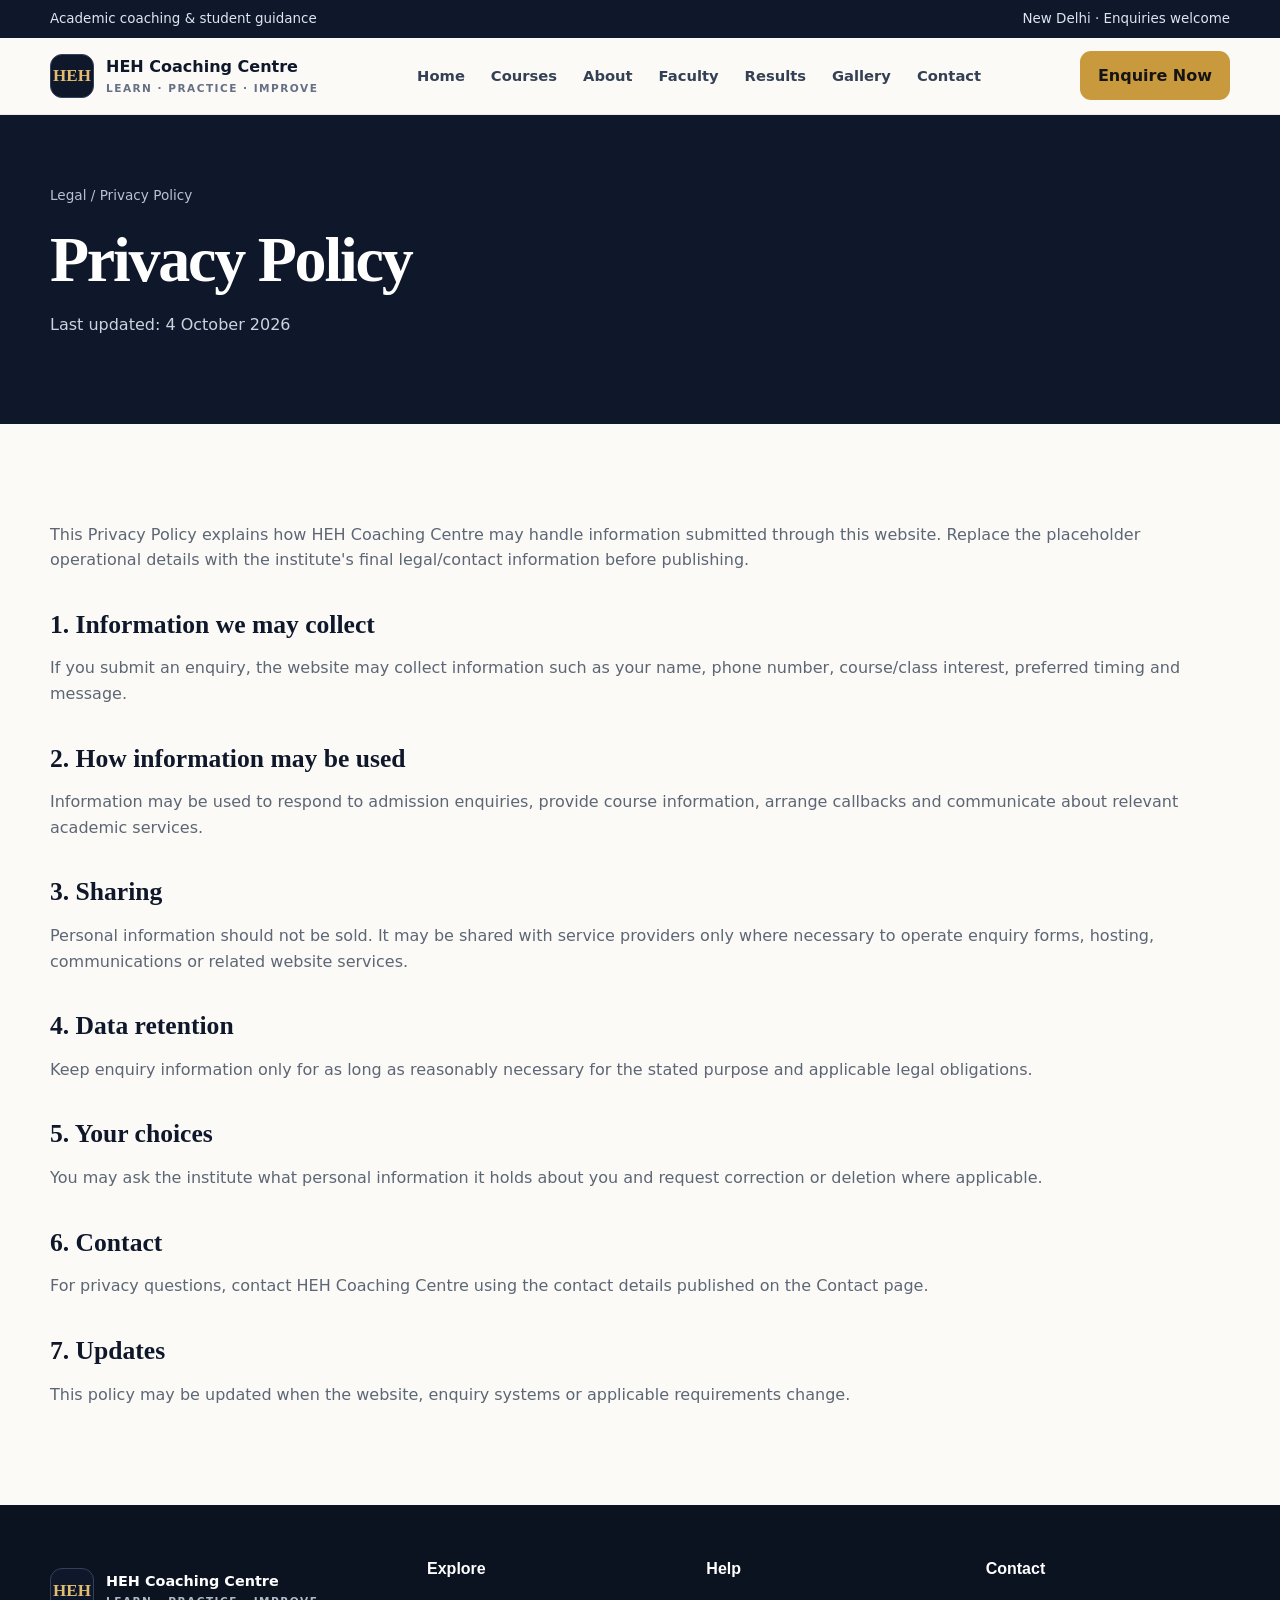
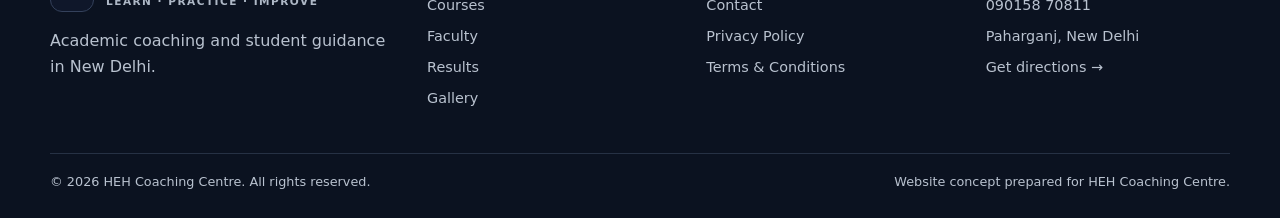
<file: privacy.html>
<!doctype html><html lang="en"><head><meta charset="utf-8"><meta name="viewport" content="width=device-width,initial-scale=1"><meta name="description" content="Privacy policy for the HEH Coaching Centre website and admission enquiries."><title>Privacy Policy | HEH Coaching Centre</title><link rel="icon" href="assets/favicon.svg" type="image/svg+xml"><link rel="stylesheet" href="styles.css"></head><body>
<div class="topbar"><div class="container"><span>Academic coaching & student guidance</span><span>New Delhi · Enquiries welcome</span></div></div>
<header><nav class="nav container"><a class="brand" href="index.html"><span class="logo">HEH</span><span>HEH Coaching Centre<small>Learn · Practice · Improve</small></span></a><button class="menu" aria-label="Open menu">☰</button><div class="navlinks"><a class="" href="index.html">Home</a><a class="" href="courses.html">Courses</a><a class="" href="about.html">About</a><a class="" href="faculty.html">Faculty</a><a class="" href="results.html">Results</a><a class="" href="gallery.html">Gallery</a><a class="" href="contact.html">Contact</a></div><div class="navcta"><a class="btn btn-gold" href="contact.html">Enquire Now</a></div></nav></header>

<section class="page-hero"><div class="container"><div class="breadcrumb">Legal / Privacy Policy</div><h1>Privacy Policy</h1><p>Last updated: 4 October 2026</p></div></section>
<section class="section"><div class="container legal">
<p>This Privacy Policy explains how HEH Coaching Centre may handle information submitted through this website. Replace the placeholder operational details with the institute's final legal/contact information before publishing.</p>
<h2>1. Information we may collect</h2><p>If you submit an enquiry, the website may collect information such as your name, phone number, course/class interest, preferred timing and message.</p>
<h2>2. How information may be used</h2><p>Information may be used to respond to admission enquiries, provide course information, arrange callbacks and communicate about relevant academic services.</p>
<h2>3. Sharing</h2><p>Personal information should not be sold. It may be shared with service providers only where necessary to operate enquiry forms, hosting, communications or related website services.</p>
<h2>4. Data retention</h2><p>Keep enquiry information only for as long as reasonably necessary for the stated purpose and applicable legal obligations.</p>
<h2>5. Your choices</h2><p>You may ask the institute what personal information it holds about you and request correction or deletion where applicable.</p>
<h2>6. Contact</h2><p>For privacy questions, contact HEH Coaching Centre using the contact details published on the Contact page.</p>
<h2>7. Updates</h2><p>This policy may be updated when the website, enquiry systems or applicable requirements change.</p>
</div></section>

<footer><div class="container footer-grid"><div><a class="brand" style="color:white" href="index.html" aria-label="HEH Coaching Centre home"><span class="logo">HEH</span><span>HEH Coaching Centre<small style="color:#aeb8c6">Learn · Practice · Improve</small></span></a><p>Academic coaching and student guidance in New Delhi.</p></div><div><h3>Explore</h3><a href="courses.html">Courses</a><a href="faculty.html">Faculty</a><a href="results.html">Results</a><a href="gallery.html">Gallery</a></div><div><h3>Help</h3><a href="contact.html">Contact</a><a href="privacy.html">Privacy Policy</a><a href="terms.html">Terms & Conditions</a></div><div><h3>Contact</h3><a href="tel:+919015870811">090158 70811</a><a href="contact.html">Paharganj, New Delhi</a><a href="contact.html">Get directions →</a></div></div><div class="container footer-bottom"><span>© 2026 HEH Coaching Centre. All rights reserved.</span><span>Website concept prepared for HEH Coaching Centre.</span></div></footer><script src="script.js"></script></body></html>
</file>
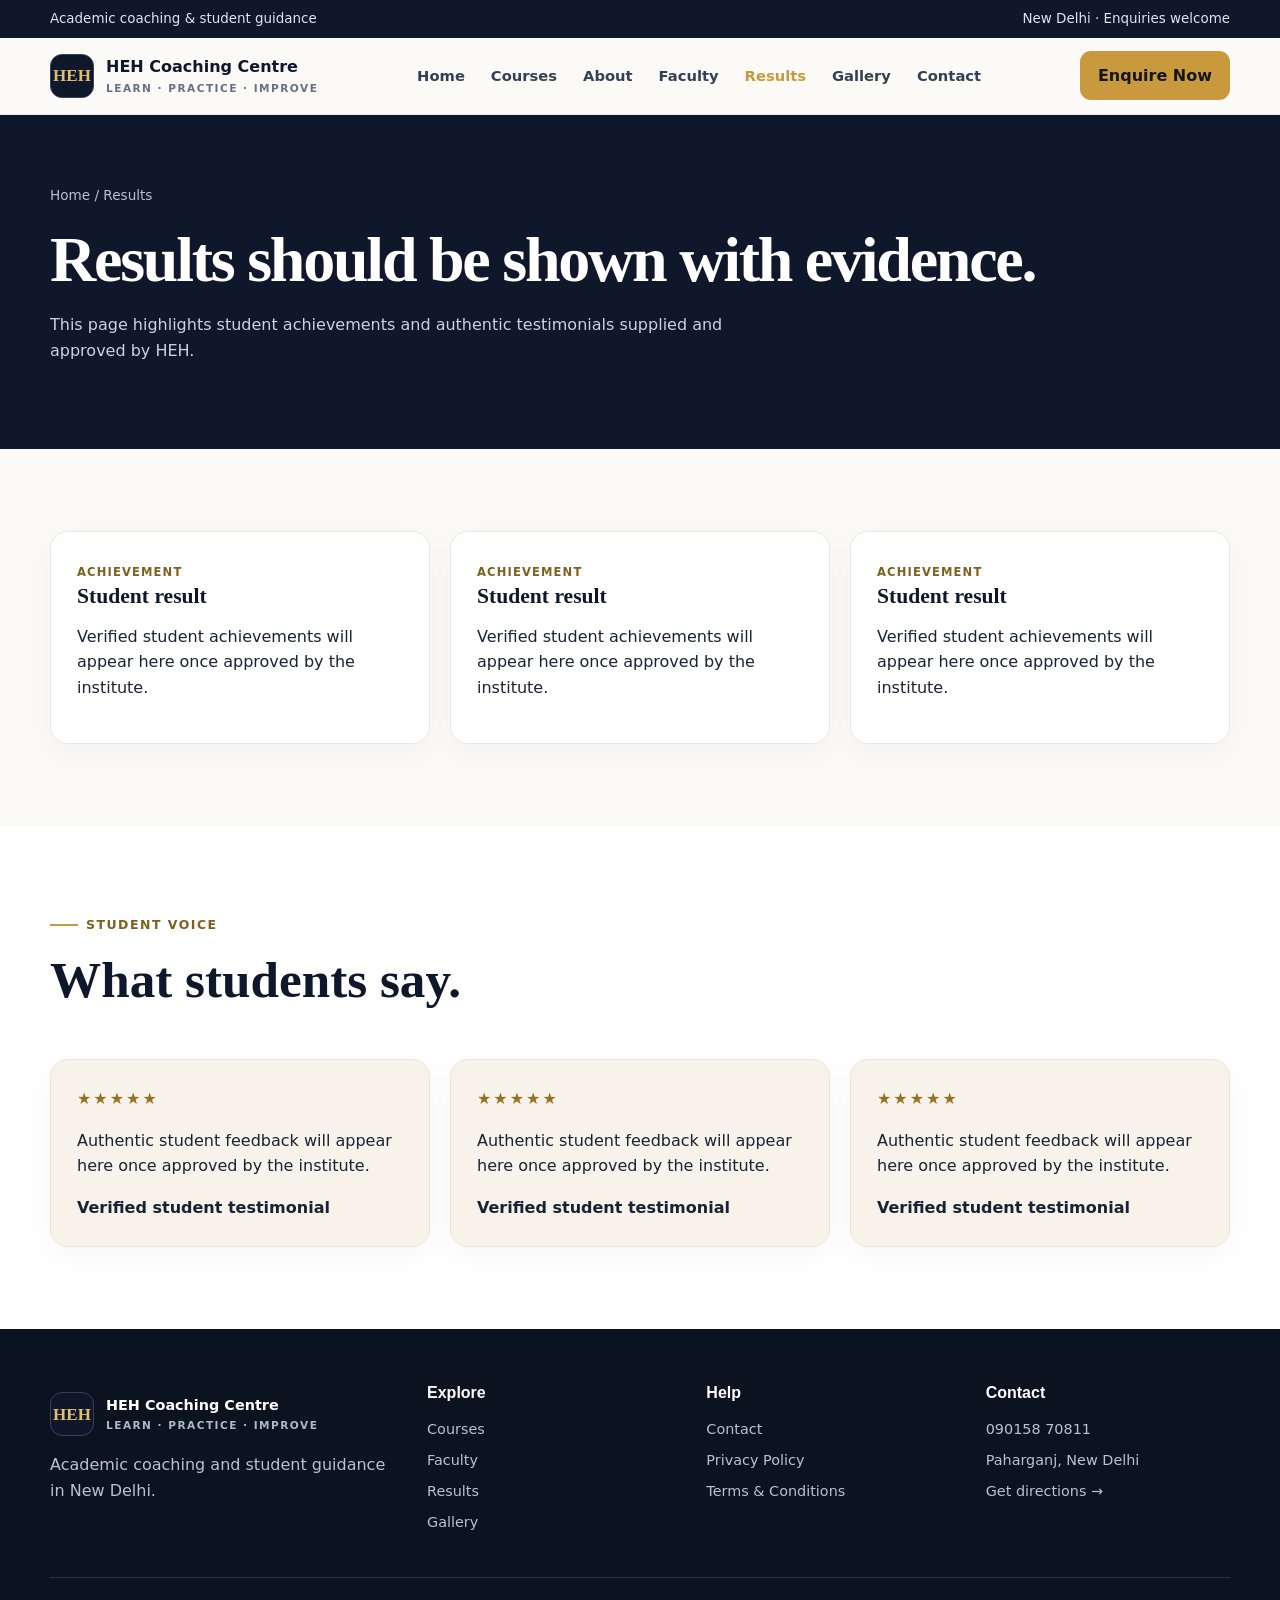
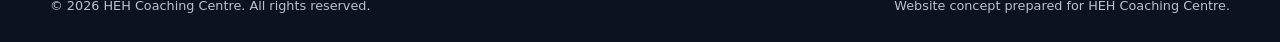
<file: results.html>
<!doctype html><html lang="en"><head><meta charset="utf-8"><meta name="viewport" content="width=device-width,initial-scale=1"><meta name="description" content="Explore verified student results and authentic testimonials from HEH Coaching Centre."><title>Results & Testimonials | HEH Coaching Centre</title><link rel="icon" href="assets/favicon.svg" type="image/svg+xml"><link rel="stylesheet" href="styles.css"></head><body>
<div class="topbar"><div class="container"><span>Academic coaching & student guidance</span><span>New Delhi · Enquiries welcome</span></div></div>
<header><nav class="nav container"><a class="brand" href="index.html"><span class="logo">HEH</span><span>HEH Coaching Centre<small>Learn · Practice · Improve</small></span></a><button class="menu" aria-label="Open menu">☰</button><div class="navlinks"><a class="" href="index.html">Home</a><a class="" href="courses.html">Courses</a><a class="" href="about.html">About</a><a class="" href="faculty.html">Faculty</a><a class="active" href="results.html">Results</a><a class="" href="gallery.html">Gallery</a><a class="" href="contact.html">Contact</a></div><div class="navcta"><a class="btn btn-gold" href="contact.html">Enquire Now</a></div></nav></header>

<section class="page-hero"><div class="container"><div class="breadcrumb">Home / Results</div><h1>Results should be shown with evidence.</h1><p>This page highlights student achievements and authentic testimonials supplied and approved by HEH.</p></div></section>
<section class="section"><div class="container"><div class="grid grid-3">
<div class="card"><span class="course-tag">Achievement</span><h3>Student result</h3><p>Verified student achievements will appear here once approved by the institute.</p></div>
<div class="card"><span class="course-tag">Achievement</span><h3>Student result</h3><p>Verified student achievements will appear here once approved by the institute.</p></div>
<div class="card"><span class="course-tag">Achievement</span><h3>Student result</h3><p>Verified student achievements will appear here once approved by the institute.</p></div>
</div></div></section>
<section class="section alt"><div class="container"><div class="section-head"><div><div class="eyebrow">Student voice</div><h2>What students say.</h2></div></div><div class="grid grid-3"><div class="card testimonial"><div class="stars">★★★★★</div><p>Authentic student feedback will appear here once approved by the institute.</p><strong>Verified student testimonial</strong></div><div class="card testimonial"><div class="stars">★★★★★</div><p>Authentic student feedback will appear here once approved by the institute.</p><strong>Verified student testimonial</strong></div><div class="card testimonial"><div class="stars">★★★★★</div><p>Authentic student feedback will appear here once approved by the institute.</p><strong>Verified student testimonial</strong></div></div></div></section>

<footer><div class="container footer-grid"><div><a class="brand" style="color:white" href="index.html" aria-label="HEH Coaching Centre home"><span class="logo">HEH</span><span>HEH Coaching Centre<small style="color:#aeb8c6">Learn · Practice · Improve</small></span></a><p>Academic coaching and student guidance in New Delhi.</p></div><div><h3>Explore</h3><a href="courses.html">Courses</a><a href="faculty.html">Faculty</a><a href="results.html">Results</a><a href="gallery.html">Gallery</a></div><div><h3>Help</h3><a href="contact.html">Contact</a><a href="privacy.html">Privacy Policy</a><a href="terms.html">Terms & Conditions</a></div><div><h3>Contact</h3><a href="tel:+919015870811">090158 70811</a><a href="contact.html">Paharganj, New Delhi</a><a href="contact.html">Get directions →</a></div></div><div class="container footer-bottom"><span>© 2026 HEH Coaching Centre. All rights reserved.</span><span>Website concept prepared for HEH Coaching Centre.</span></div></footer><script src="script.js"></script></body></html>
</file>
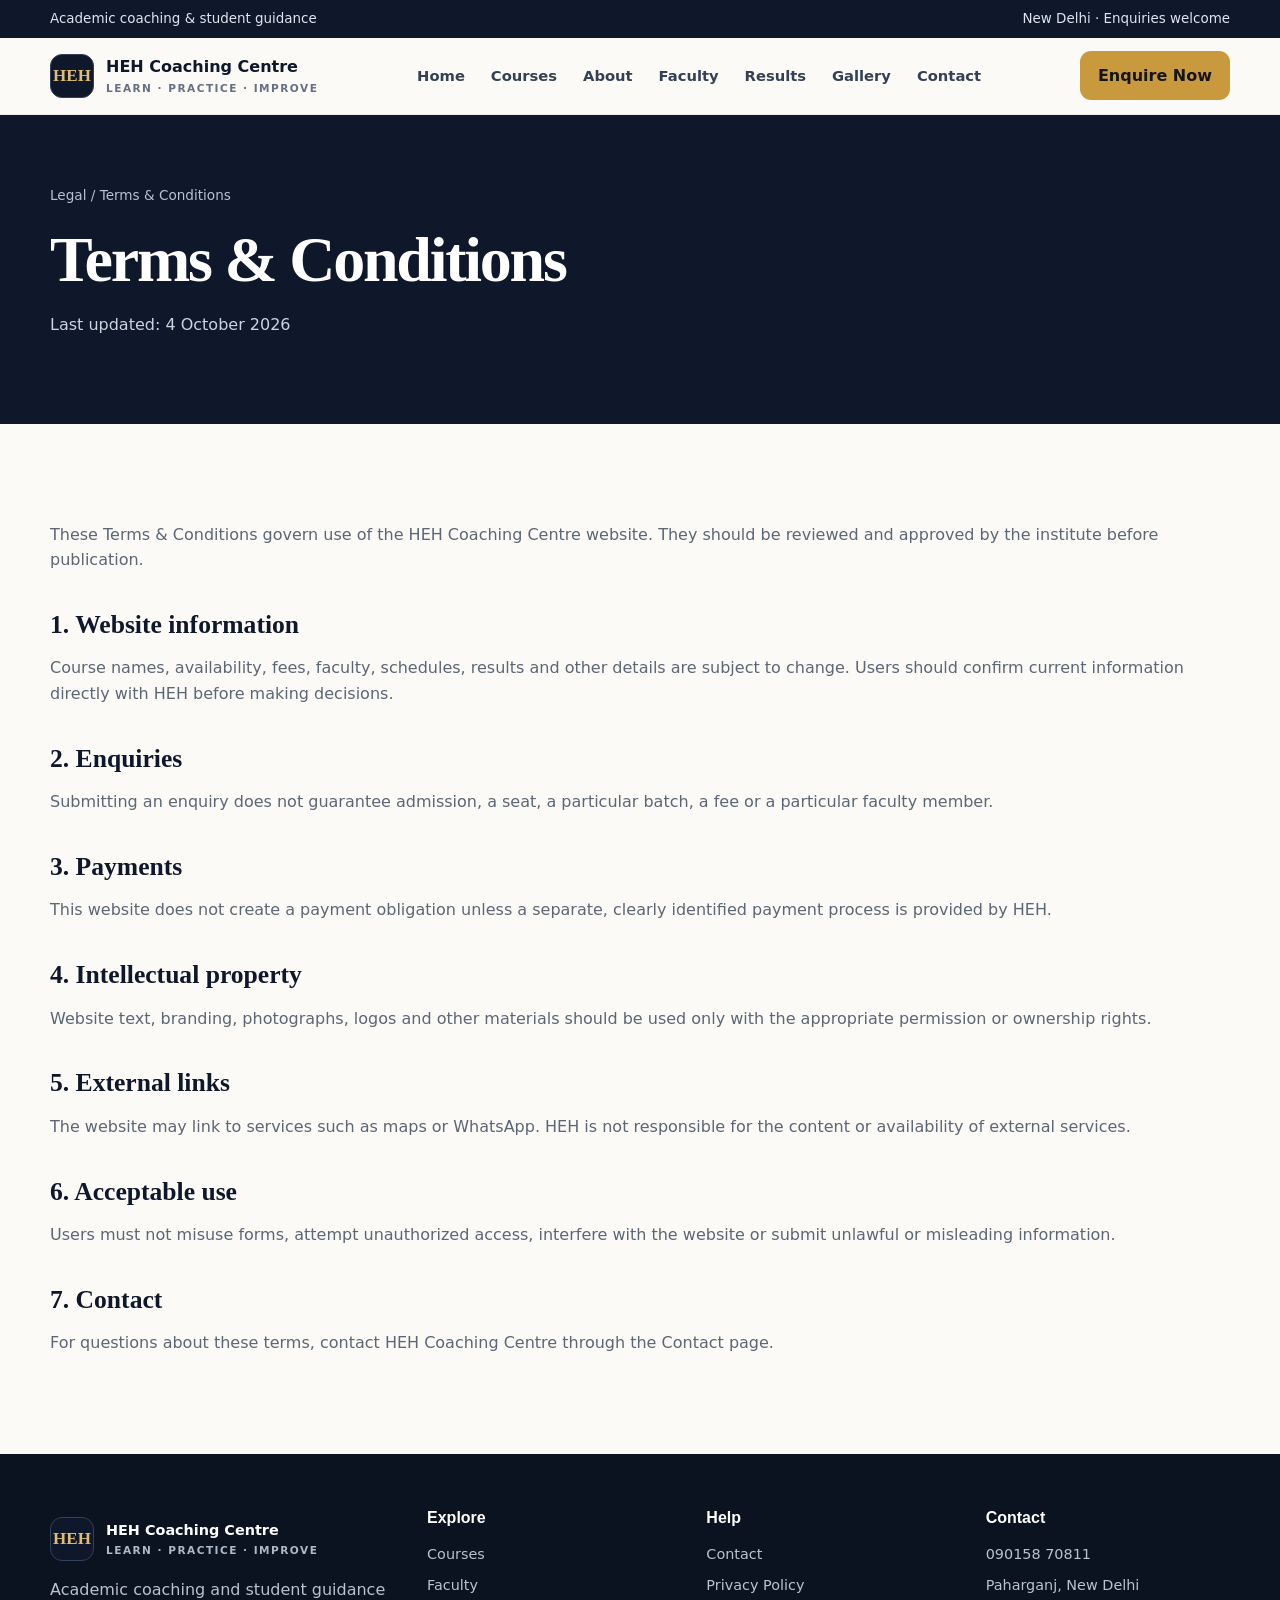
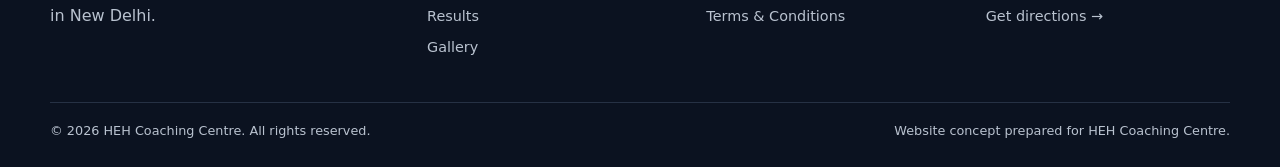
<file: terms.html>
<!doctype html><html lang="en"><head><meta charset="utf-8"><meta name="viewport" content="width=device-width,initial-scale=1"><meta name="description" content="Terms and conditions for using the HEH Coaching Centre website."><title>Terms & Conditions | HEH Coaching Centre</title><link rel="icon" href="assets/favicon.svg" type="image/svg+xml"><link rel="stylesheet" href="styles.css"></head><body>
<div class="topbar"><div class="container"><span>Academic coaching & student guidance</span><span>New Delhi · Enquiries welcome</span></div></div>
<header><nav class="nav container"><a class="brand" href="index.html"><span class="logo">HEH</span><span>HEH Coaching Centre<small>Learn · Practice · Improve</small></span></a><button class="menu" aria-label="Open menu">☰</button><div class="navlinks"><a class="" href="index.html">Home</a><a class="" href="courses.html">Courses</a><a class="" href="about.html">About</a><a class="" href="faculty.html">Faculty</a><a class="" href="results.html">Results</a><a class="" href="gallery.html">Gallery</a><a class="" href="contact.html">Contact</a></div><div class="navcta"><a class="btn btn-gold" href="contact.html">Enquire Now</a></div></nav></header>

<section class="page-hero"><div class="container"><div class="breadcrumb">Legal / Terms & Conditions</div><h1>Terms & Conditions</h1><p>Last updated: 4 October 2026</p></div></section>
<section class="section"><div class="container legal">
<p>These Terms & Conditions govern use of the HEH Coaching Centre website. They should be reviewed and approved by the institute before publication.</p>
<h2>1. Website information</h2><p>Course names, availability, fees, faculty, schedules, results and other details are subject to change. Users should confirm current information directly with HEH before making decisions.</p>
<h2>2. Enquiries</h2><p>Submitting an enquiry does not guarantee admission, a seat, a particular batch, a fee or a particular faculty member.</p>
<h2>3. Payments</h2><p>This website does not create a payment obligation unless a separate, clearly identified payment process is provided by HEH.</p>
<h2>4. Intellectual property</h2><p>Website text, branding, photographs, logos and other materials should be used only with the appropriate permission or ownership rights.</p>
<h2>5. External links</h2><p>The website may link to services such as maps or WhatsApp. HEH is not responsible for the content or availability of external services.</p>
<h2>6. Acceptable use</h2><p>Users must not misuse forms, attempt unauthorized access, interfere with the website or submit unlawful or misleading information.</p>
<h2>7. Contact</h2><p>For questions about these terms, contact HEH Coaching Centre through the Contact page.</p>
</div></section>

<footer><div class="container footer-grid"><div><a class="brand" style="color:white" href="index.html" aria-label="HEH Coaching Centre home"><span class="logo">HEH</span><span>HEH Coaching Centre<small style="color:#aeb8c6">Learn · Practice · Improve</small></span></a><p>Academic coaching and student guidance in New Delhi.</p></div><div><h3>Explore</h3><a href="courses.html">Courses</a><a href="faculty.html">Faculty</a><a href="results.html">Results</a><a href="gallery.html">Gallery</a></div><div><h3>Help</h3><a href="contact.html">Contact</a><a href="privacy.html">Privacy Policy</a><a href="terms.html">Terms & Conditions</a></div><div><h3>Contact</h3><a href="tel:+919015870811">090158 70811</a><a href="contact.html">Paharganj, New Delhi</a><a href="contact.html">Get directions →</a></div></div><div class="container footer-bottom"><span>© 2026 HEH Coaching Centre. All rights reserved.</span><span>Website concept prepared for HEH Coaching Centre.</span></div></footer><script src="script.js"></script></body></html>
</file>
<file: styles.css>
:root{
  --navy:#0f172a;
  --navy2:#17233b;
  --gold:#c99a3d;
  --gold2:#e1bd72;
  --cream:#fbfaf7;
  --paper:#ffffff;
  --ink:#182235;
  --muted:#667085;
  --line:#e8e8e5;
  --soft:#f3f5f7;
  --success:#1f7a52;
  --shadow:0 18px 50px rgba(15,23,42,.10);
  --radius:18px;
  --max:1180px;
}
*{box-sizing:border-box}
html{scroll-behavior:smooth}
body{margin:0;font-family:Inter,system-ui,-apple-system,BlinkMacSystemFont,"Segoe UI",sans-serif;color:var(--ink);background:var(--cream);line-height:1.6}
a{text-decoration:none;color:inherit}
img{max-width:100%;display:block}
.container{width:min(var(--max),calc(100% - 40px));margin:auto}
.topbar{background:var(--navy);color:#dfe5ef;font-size:.84rem}
.topbar .container{display:flex;justify-content:space-between;gap:20px;padding:8px 0}
header{position:sticky;top:0;z-index:50;background:rgba(251,250,247,.94);backdrop-filter:blur(12px);border-bottom:1px solid rgba(232,232,229,.9)}
.nav{height:76px;display:flex;align-items:center;justify-content:space-between;gap:25px}
.brand{display:flex;align-items:center;gap:12px;font-weight:800;color:var(--navy)}
.logo{width:44px;height:44px;flex:0 0 44px;border-radius:12px;background:var(--navy);color:var(--gold2);display:grid;place-items:center;font-family:Georgia,serif;font-size:17px;white-space:nowrap;border:1px solid #34415b}
.brand small{display:block;color:var(--muted);font-weight:600;font-size:.66rem;letter-spacing:.14em;text-transform:uppercase}
.navlinks{display:flex;align-items:center;gap:26px;font-size:.92rem;font-weight:650}
.navlinks a{color:#344054}
.navlinks a:hover,.navlinks a.active{color:var(--gold)}
.navcta{display:flex;gap:10px}
.btn{display:inline-flex;align-items:center;justify-content:center;gap:8px;border-radius:11px;padding:11px 17px;font-weight:750;border:1px solid transparent;cursor:pointer;transition:.2s}
.btn-primary{background:var(--navy);color:white}
.btn-primary:hover{background:#23304a;transform:translateY(-1px)}
.btn-gold{background:var(--gold);color:#151515}
.btn-gold:hover{background:var(--gold2)}
.btn-outline{border-color:#ccd1d9;color:var(--navy);background:white}
.btn-outline:hover{border-color:var(--navy)}
.menu{display:none;background:none;border:0;font-size:26px;color:var(--navy)}
.hero{position:relative;overflow:hidden;padding:82px 0 70px;background:var(--cream)}
.hero:before{content:"";position:absolute;inset:0;background-image:linear-gradient(rgba(15,23,42,.035) 1px,transparent 1px),linear-gradient(90deg,rgba(15,23,42,.035) 1px,transparent 1px);background-size:42px 42px;mask-image:linear-gradient(to bottom,black,transparent)}
.hero-grid{position:relative;display:grid;grid-template-columns:1.12fr .88fr;gap:60px;align-items:center}
.eyebrow{display:inline-flex;align-items:center;gap:8px;color:#80601e;font-size:.78rem;font-weight:800;letter-spacing:.12em;text-transform:uppercase;margin-bottom:16px}
.eyebrow:before{content:"";width:28px;height:2px;background:var(--gold)}
h1,h2,h3{font-family:Georgia,"Times New Roman",serif;color:var(--navy);line-height:1.12;margin:0 0 16px}
h1{font-size:clamp(2.7rem,6vw,5.2rem);letter-spacing:-.035em}
h2{font-size:clamp(2rem,4vw,3.2rem)}
h3{font-size:1.35rem}
.lead{font-size:1.08rem;color:#526071;max-width:650px}
.actions{display:flex;gap:12px;flex-wrap:wrap;margin-top:27px}
.hero-card{background:var(--navy);color:white;border-radius:26px;padding:28px;box-shadow:var(--shadow);position:relative}
.hero-card:after{content:"";position:absolute;right:-14px;bottom:-14px;width:90px;height:90px;border:1px solid rgba(225,189,114,.35);border-radius:20px}
.hero-card h3{color:white;font-family:Inter,sans-serif;font-size:1.25rem}
.hero-card p{color:#c8d0dc;margin:0}
.stat-row{display:grid;grid-template-columns:repeat(3,1fr);gap:1px;background:#364156;margin-top:25px;border:1px solid #364156;border-radius:14px;overflow:hidden}
.stat{background:var(--navy);padding:18px}
.stat strong{display:block;color:var(--gold2);font-size:1.55rem}
.stat span{color:#c6ceda;font-size:.78rem}
.section{padding:82px 0}
.section.alt{background:white}
.section-head{display:flex;justify-content:space-between;align-items:end;gap:30px;margin-bottom:35px}
.section-head p{max-width:600px;color:var(--muted);margin:0}
.grid{display:grid;gap:20px}
.grid-3{grid-template-columns:repeat(3,1fr)}
.grid-4{grid-template-columns:repeat(4,1fr)}
.card{background:white;border:1px solid var(--line);border-radius:var(--radius);padding:26px;box-shadow:0 8px 30px rgba(15,23,42,.04)}
.card:hover{box-shadow:var(--shadow);transform:translateY(-2px);transition:.2s}
.icon{width:46px;height:46px;border-radius:12px;background:#f5ead2;color:#765719;display:grid;place-items:center;font-weight:900;margin-bottom:18px}
.course-card{display:flex;flex-direction:column;min-height:245px}
.course-tag{font-size:.72rem;text-transform:uppercase;letter-spacing:.1em;color:#80601e;font-weight:800}
.course-card h3{margin-top:8px}
.course-card p{color:var(--muted);font-size:.93rem}
.course-card .link{margin-top:auto;color:var(--navy);font-weight:800}
.band{background:var(--navy);color:white;padding:34px;border-radius:24px;display:flex;align-items:center;justify-content:space-between;gap:25px}
.band h2{color:white;font-size:2rem;margin:0}
.band p{color:#c7cfdb;margin:5px 0 0}
.checklist{display:grid;gap:13px}
.check{display:flex;gap:12px;align-items:flex-start}
.check b{color:var(--navy)}
.check i{font-style:normal;width:25px;height:25px;display:grid;place-items:center;border-radius:50%;background:#e8f3ed;color:var(--success);font-size:.8rem;flex:none}
.steps{display:grid;grid-template-columns:repeat(4,1fr);gap:18px}
.step{position:relative}
.stepnum{font-size:.78rem;color:#80601e;font-weight:900;letter-spacing:.1em}
.testimonial{background:#f7f3ea;border-color:#eee4d0}
.stars{color:#9a711e;letter-spacing:2px}
.gallery{display:grid;grid-template-columns:2fr 1fr 1fr;grid-auto-rows:190px;gap:14px}
.gallery .photo{border-radius:18px;overflow:hidden;background:linear-gradient(135deg,#e7e2d8,#c8c1b4);display:grid;place-items:center;color:#6b655c;font-weight:700}
.gallery .large{grid-row:span 2}
.page-hero{background:var(--navy);color:white;padding:70px 0}
.page-hero h1{color:white;font-size:clamp(2.5rem,5vw,4rem)}
.page-hero p{color:#cbd3df;max-width:680px}
.breadcrumb{color:#b8c2d1;font-size:.85rem;margin-bottom:18px}
.form{display:grid;gap:16px}
.form-grid{display:grid;grid-template-columns:1fr 1fr;gap:16px}
label{font-size:.84rem;font-weight:750;color:#344054}
input,select,textarea{width:100%;margin-top:7px;border:1px solid #d9dde4;border-radius:11px;padding:13px 14px;font:inherit;background:white;color:var(--ink);outline:none}
input:focus,select:focus,textarea:focus{border-color:var(--gold);box-shadow:0 0 0 3px rgba(201,154,61,.12)}
textarea{min-height:125px;resize:vertical}
.notice{padding:14px 16px;border-radius:11px;background:#eef7f2;color:#246b49;font-size:.9rem;display:none}
.contact-grid{display:grid;grid-template-columns:.8fr 1.2fr;gap:25px}
.info-list{display:grid;gap:17px}
.info{display:flex;gap:13px}
.info strong{display:block;color:var(--navy)}
.info span{color:var(--muted);font-size:.92rem}
.map{min-height:360px;border-radius:20px;background:#e9e8e3;display:grid;place-items:center;color:#65625b;text-align:center;border:1px solid var(--line)}
.legal{max-width:850px}
.legal h2{font-size:1.6rem;margin-top:38px}
.legal p,.legal li{color:#5d6675}
footer{background:#0b1220;color:#b9c2cf;padding:55px 0 25px}
.footer-grid{display:grid;grid-template-columns:1.4fr 1fr 1fr 1fr;gap:35px}
footer h3{color:white;font-family:Inter,sans-serif;font-size:1rem}
footer a{display:block;margin:8px 0;font-size:.9rem}
.footer-bottom{border-top:1px solid #263144;margin-top:35px;padding-top:18px;display:flex;justify-content:space-between;font-size:.8rem;gap:15px}
.ai-fab{position:fixed;right:20px;bottom:20px;z-index:70}
.ai-button{border:0;background:var(--gold);color:#111;border-radius:999px;padding:13px 18px;font-weight:850;box-shadow:0 12px 35px rgba(0,0,0,.2);cursor:pointer}
.ai-panel{position:absolute;right:0;bottom:58px;width:min(370px,calc(100vw - 30px));background:white;border:1px solid var(--line);border-radius:18px;box-shadow:var(--shadow);overflow:hidden;display:none}
.ai-panel.open{display:block}
.ai-head{background:var(--navy);color:white;padding:17px 18px;display:flex;justify-content:space-between}
.ai-head strong{font-family:Inter,sans-serif}
.ai-close{background:none;border:0;color:white;font-size:20px;cursor:pointer}
.ai-body{padding:15px}
.ai-messages{height:260px;overflow:auto;display:grid;gap:9px;padding-right:3px}
.msg{max-width:90%;padding:10px 12px;border-radius:12px;font-size:.88rem}
.msg.bot{background:#f1f3f6}
.msg.user{background:var(--navy);color:white;margin-left:auto}
.ai-quick{display:flex;gap:7px;flex-wrap:wrap;margin-top:10px}
.ai-quick button{border:1px solid #d9dde4;background:white;border-radius:999px;padding:7px 10px;font-size:.75rem;cursor:pointer}
.ai-input{display:flex;gap:7px;margin-top:10px}
.ai-input input{margin:0}
.ai-input button{border:0;border-radius:10px;background:var(--navy);color:white;padding:0 14px;cursor:pointer}
@media(max-width:900px){
  .navlinks,.navcta{display:none}.menu{display:block}
  .nav.open{flex-wrap:wrap;height:auto;padding:14px 0}
  .nav.open .navlinks{display:flex;order:3;width:100%;flex-direction:column;align-items:flex-start;gap:13px;padding:10px 0}
  .hero-grid,.contact-grid{grid-template-columns:1fr}
  .grid-4{grid-template-columns:repeat(2,1fr)}
  .grid-3{grid-template-columns:1fr 1fr}
  .steps{grid-template-columns:1fr 1fr}
  .footer-grid{grid-template-columns:1fr 1fr}
}
@media(max-width:620px){
  .container{width:min(var(--max),calc(100% - 28px))}
  .topbar .container{flex-direction:column;gap:0}
  .hero{padding:55px 0}
  .section{padding:60px 0}
  .grid-3,.grid-4,.steps,.form-grid{grid-template-columns:1fr}
  .section-head{display:block}
  .band{display:block}
  .band .btn{margin-top:18px}
  .gallery{grid-template-columns:1fr 1fr;grid-auto-rows:150px}
  .gallery .large{grid-row:span 2}
  .footer-grid{grid-template-columns:1fr}
  .footer-bottom{display:block}
  h1{font-size:2.8rem}
}


/* Final QA patches */
html, body { width:100%; max-width:100%; overflow-x:hidden; }
body { min-width:0; }
main, header, footer, section, .container, .hero, .page-hero { max-width:100%; }
button, input, select, textarea { max-width:100%; }
img { height:auto; }
.nav { min-width:0; }
.brand { min-width:0; }
.brand > span:last-child { min-width:0; }
@media (max-width: 900px) {
  header { position:sticky; top:0; }
  .nav { min-height:76px; }
  .nav.open .navlinks {
    background:var(--cream);
    border-top:1px solid var(--line);
    padding:14px 0 18px;
  }
  .nav.open .navlinks a { width:100%; padding:4px 0; }
  .nav.open .navcta { display:block; width:100%; padding-bottom:8px; }
  .nav.open .navcta .btn { width:100%; }
}
@media (max-width:620px) {
  .topbar { overflow:hidden; }
  .topbar .container span { white-space:normal; }
  .hero-grid, .contact-grid, .grid, .steps, .footer-grid, .form-grid { min-width:0; }
  .card, .band, .hero-card { min-width:0; }
  .band { overflow:hidden; }
  .ai-fab { right:14px; bottom:14px; }
  .ai-panel { right:-2px; }
  .ai-input { min-width:0; }
  .ai-input input { min-width:0; }
  .gallery .photo { min-width:0; text-align:center; padding:10px; }
}
</file>
